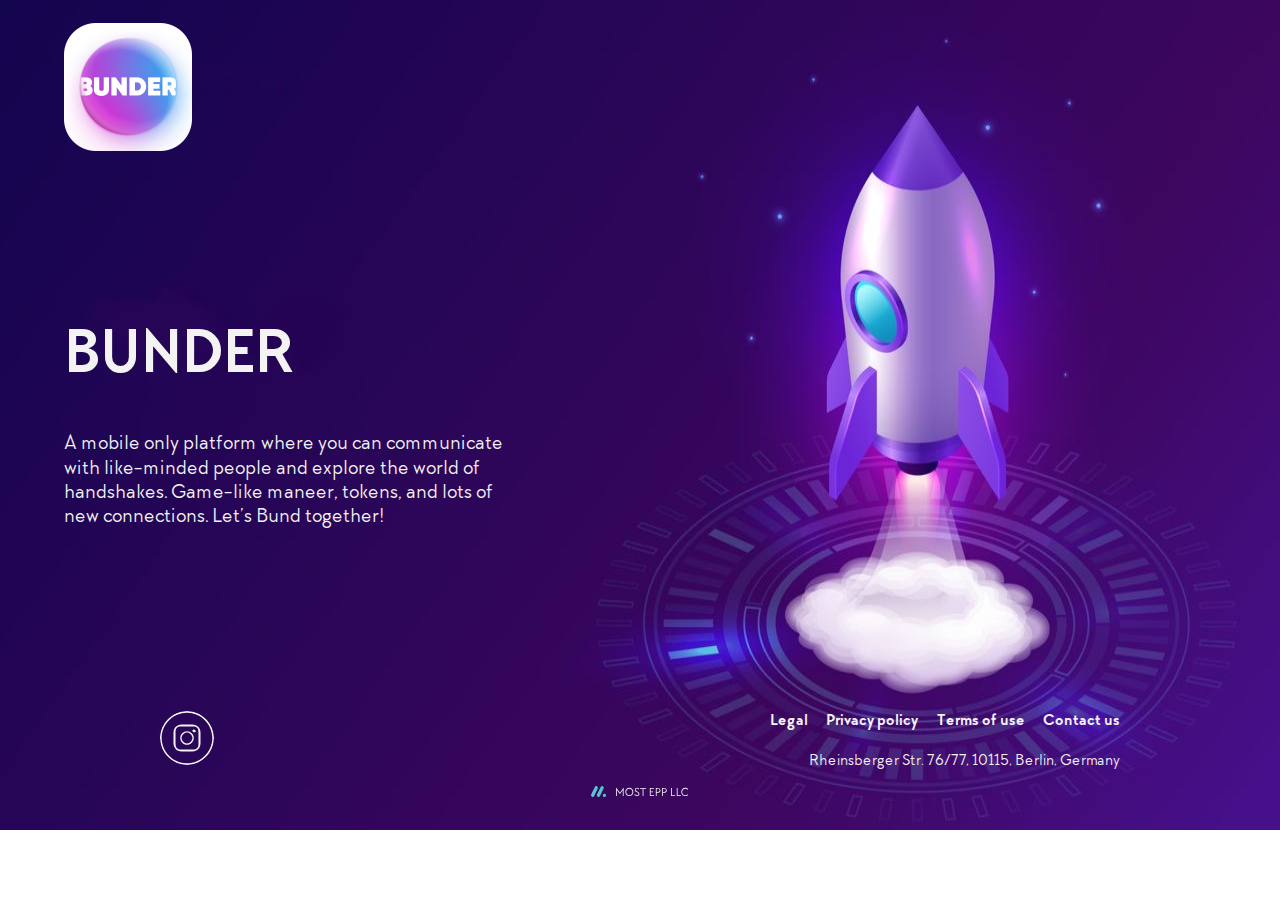
<file: index.html>
<!DOCTYPE html>
<html lang="en">

<head>
    <meta name="yandex-verification" content="451a93382a854dd3" />
    <meta charset="UTF-8">
    <meta name="viewport" content="width=device-width, initial-scale=1.0">
    <title>BUNDER</title>
    <link rel="stylesheet" href="style/css/style.css">
    <link rel="stylesheet" href="style/css/normalize.css">
    <link rel="stylesheet" href="fonts/stylesheet.css">
    <link rel="shortcut icon" type="image/jpg" href="img/header/bunder_logo.png" />
    <link
        href="https://fonts.googleapis.com/css2?family=Roboto:ital,wght@0,100;0,300;0,400;0,500;0,700;0,900;1,100;1,300;1,400;1,500;1,700;1,900&display=swap"
        rel="stylesheet">
    <script src="https://code.jquery.com/jquery-3.5.1.min.js"
        integrity="sha256-9/aliU8dGd2tb6OSsuzixeV4y/faTqgFtohetphbbj0=" crossorigin="anonymous"></script>
</head>

<body>

    <img src="img/image.png" alt="" class="hero__bg">
    <header class="header">

        <a href="index.html" class="main"><img class="header__logo" src="img/header/bunder_logo.png" alt=""></a>
    </header>

    <section class="hero">

        <h1 class="hero__title">BUNDER</h1>
        <p class="hero__about">
            A mobile only platform where you can
            communicate with like-minded people and explore the world of handshakes.
            Game-like maneer, tokens, and lots of new connections.

            Let’s Bund together!
        </p>
    </section>

    <footer class="footer">
        <div class="footer__container">
            <div class="footer__links">
                <a target="_blank" href="https://www.instagram.com/bunder.io/" class="footer__link"><img
                        src="img/footer/insta.svg" alt=""></a>
            </div>

            <div class="footer__position">
                <a href="legal.html" class="footer__about">Legal</a>
                <a href="privacy.html" class="footer__about">Privacy policy</a>
                <a href="term-of.html" class="footer__about">Terms of use</a>
                <a href="mailto:support@bunder.io" class="footer__about">Contact us</a>
            </div>

            <span class="footer__adress">Rheinsberger Str. 76/77, 10115, Berlin, Germany</span>

        </div>

        <img src="img/footer/most.svg" alt="" class="footer__logo">
    </footer>



    <script src='scripts/buttons.js'></script>
    <script src='scripts/slider.js'></script>
    <script src='scripts/menu.js'></script>
    <script src='scripts/links.js'></script>
    <script src='scripts/modal.js'></script>
    <script>

        $(document).ready(function () {
            $("#getInTouchForm").submit(function (e) {
                e.preventDefault();
                $.ajax({
                    type: "POST",
                    url: "mail.php",
                    data: $(this).serialize()
                }).done(function (event) {
                    console.log('success');
                });
                return false;
            });
        });
    </script>
</body>

</html>
</file>
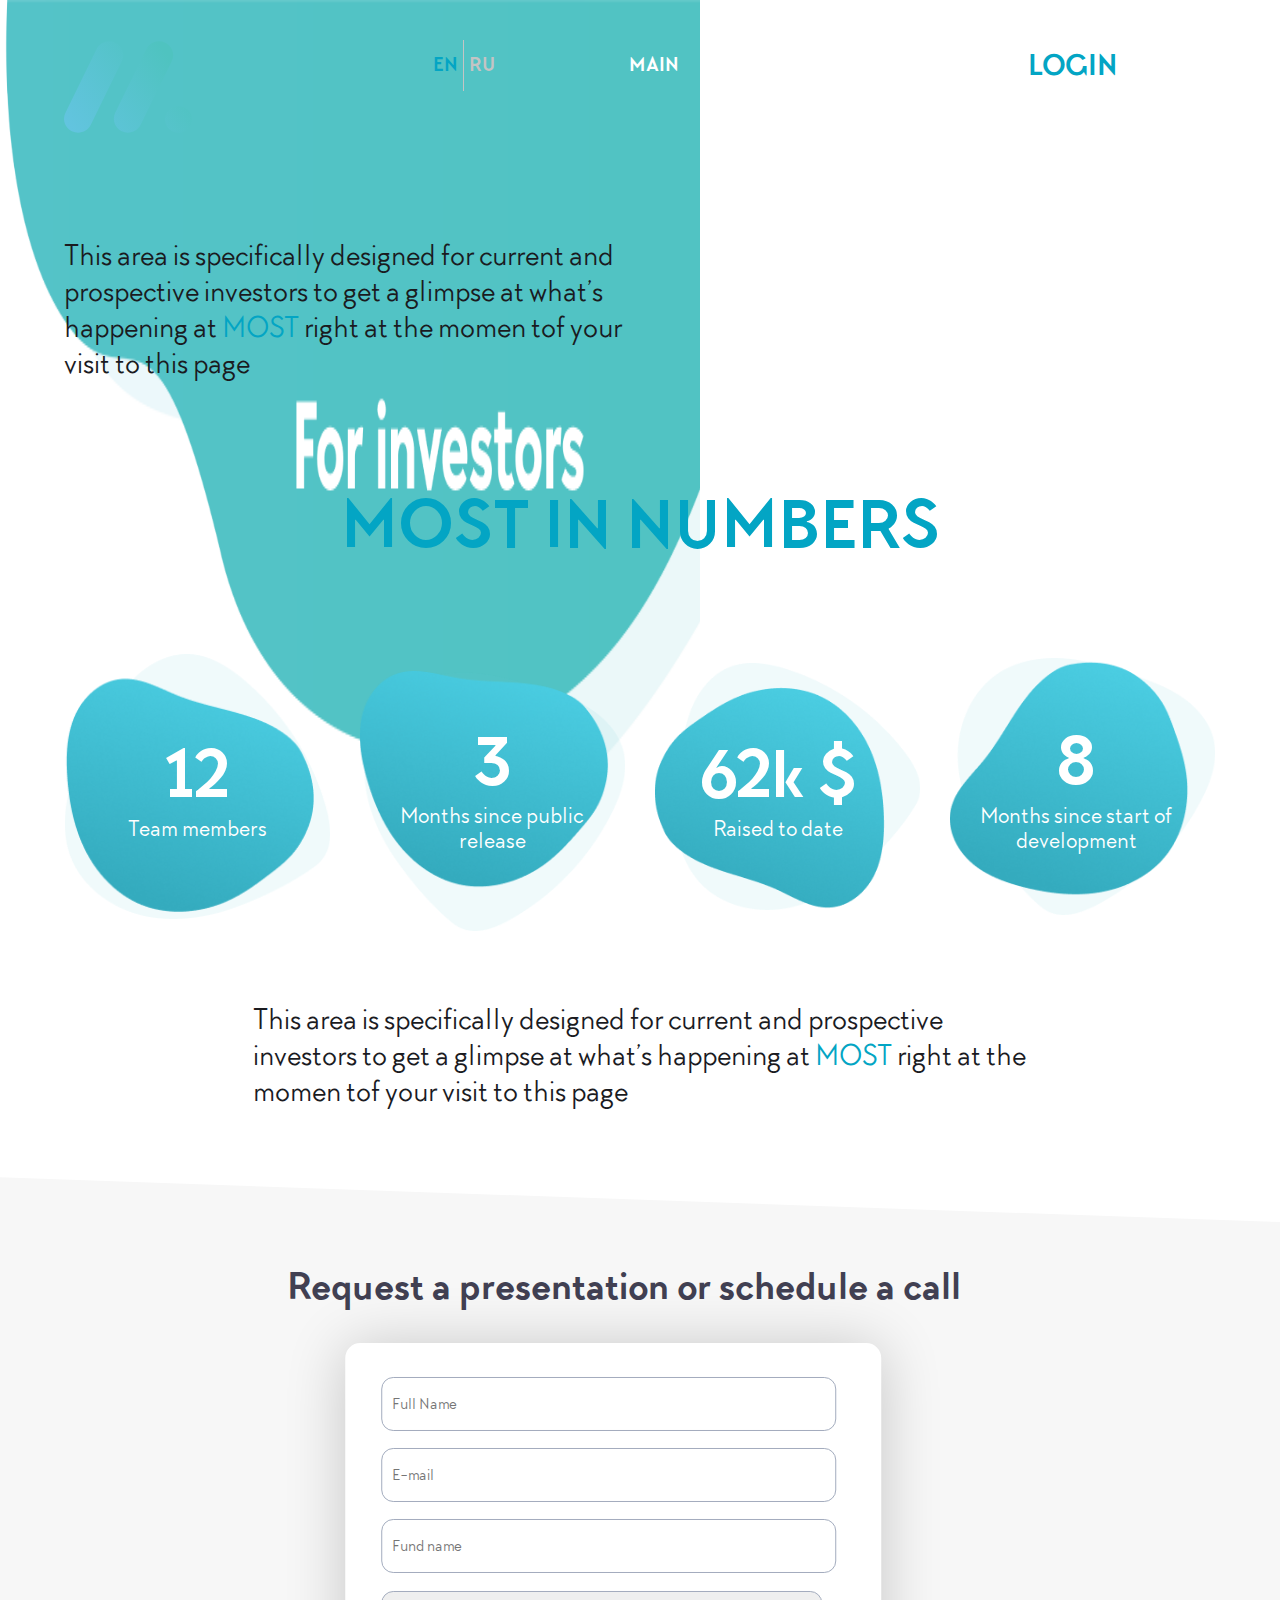
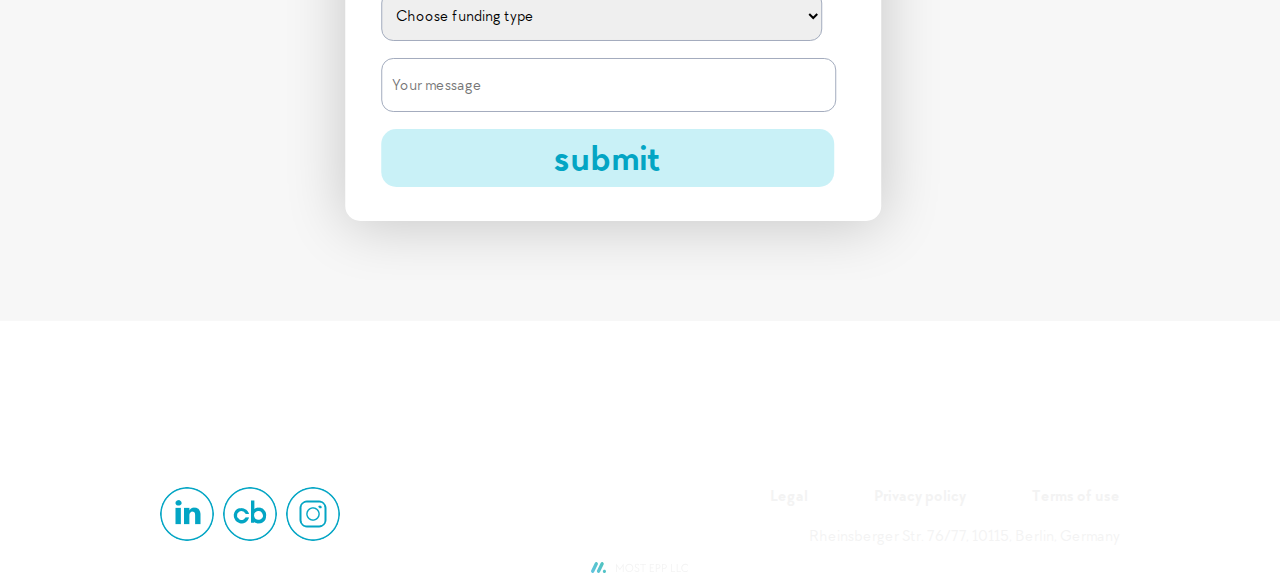
<file: investor-zone.html>
<!DOCTYPE html>
<html lang="en">
<head>
    <meta charset="UTF-8">
    <meta name="viewport" content="width=device-width, initial-scale=1.0">
    <title>Investor Zone</title>

    <link rel="stylesheet" href="style/css/style.css">
    <link rel="stylesheet" href="style/css/normalize.css">
    <link rel="stylesheet" href="fonts/stylesheet.css">
    <link href="https://fonts.googleapis.com/css2?family=Roboto:ital,wght@0,100;0,300;0,400;0,500;0,700;0,900;1,100;1,300;1,400;1,500;1,700;1,900&display=swap" rel="stylesheet">
    <script   src="https://code.jquery.com/jquery-3.5.1.min.js"   integrity="sha256-9/aliU8dGd2tb6OSsuzixeV4y/faTqgFtohetphbbj0="   crossorigin="anonymous"></script>
</head>
<body>

    <header class="header header-2">
        <a href="index.html" class="main"><img class="header__logo" src="img/header/most-logo.svg" alt=""></a>
        <div class="header__content header__content_investor">
            <div class="header__language">
                <a href="#" class="header__link header__lang header__lang_active">EN</a> <div class="header__line"></div> <a href="#" class="header__lang header__link">RU</a>
            </div>
            <a href="index.html" class="header__link">Main</a>
            <a href="team.html" class="header__link">Team</a>
            <a href="https://client.most-app.com/auth/login" class="header__link header__button">LOGIN</a>
        </div>
        <div class="header__burger">
            <img class="header__span header__long" src="img/header/long.svg" alt=""><img class="header__span header__shot" src="img/header/shot.svg" alt="">
        </div>
    </header>

    <section class="menu">

        <img class="menu__logo" src="img/header/most-logo.svg" alt="">

        <img src="img/menu/axe.svg" alt="" class="menu__close">

        <div class="header__language menu__languages">
            <a href="#" class="header__link header__lang header__lang_active">EN</a> <div class="header__line"></div> <a href="#" class="header__lang header__link">RU</a>
        </div>
        <div id='menu-container' class="menu__container">

            <a href="index.html" class="menu__link">Main</a>
            <a href="team.html" class="menu__link">Team</a>

            <a href="https://client.most-app.com/auth/login" class="header__link header__button menu__button">LOGIN</a>

        </div>

    </section>

    <section class="hero hero-2">

        <img src="img/hero-2/bg-mobile.png" class="hero__bg hero-2__bg hero-2__bg_mobile">

        <img src="img/hero-2/bg.png" alt="" class="hero__bg hero-2__bg hero-2__bg_desc">

        <span class="hero-2__label hero-2__label_mobile">For investors</span>
        
        <p class="hero__about hero-2__about">
            This area is specifically designed 
            for current and prospective investors to 
            get a glimpse at what’s happening at <span>MOST</span> 
            right at the momen tof your visit to this page
        </p>
    </section>

    <section class="reasons reasons-2"> 

        <h2 class="reasons-2__title reasons__title section__title">MOST IN NUMBERS</h2>
        <div class="reasons__container reasons-2__container">
            <div class="reasons-2__block reasons-2__block_1">
                <span class="reasons-2__mainlabel">12</span>
                <span class="reasons-2__label">Team members</span>

            </div>
            <div class="reasons-2__block reasons-2__block_2">
                <span class="reasons-2__mainlabel reasons-2__mainlabel_2">3</span>
                <span class="reasons-2__label">Months since public release</span>
            
            </div>
            <div class="reasons-2__block reasons-2__block_3">
                <span class="reasons-2__mainlabel">62k $</span>
                <span class="reasons-2__label">Raised to date</span>
            
            </div>
            <div class="reasons-2__block reasons-2__block_4">
                <span class="reasons-2__mainlabel">8</span>
                <span class="reasons-2__label">Months since start of development</span>
            </div>
        </div>

        <p class="reasons-2__paragraph">This area is 
            specifically designed for current and prospective 
            investors to get a glimpse at what’s happening at 
            <span>MOST</span> right at the momen tof your visit to this page</p>

    </section>

    <section class="distinguishes">
        <div class="distinguishes__container_global distinguishes-2__container_global">

            <h2 class="section__title distinguishes-2__title">Request a presentation or schedule a call</h2>

            <div class="form__container form-2__container">
                <form id="pres-form" class="form__form form-2__form" method="POST">
                    <input name="fullname" type="text" class="form-2__input form__input" placeholder="Full Name">
                    <input name="email" type="email" class="form-2__input form__input" placeholder="E-mail">
                    <input name="fundname" type="text" class="form-2__input form__input" placeholder="Fund name">
                    <select name="dropdown-select" class="form-2__input form__input" placeholder="Choose funding type">
                    	<option value="Not_Choosed">Choose funding type</option>
                    	<option value="Angel">Angel</option>
                    	<option value="Pre-seed">Pre-seed</option>
                    	<option value="Seed">Seed</option>
                    	<option value="Venture_Series_Unknown">Venture - Series Unknown</option>
                    	<option value="Series_A_and_Series_B">Series A and Series B</option>
                    	<option value="Series_C">Series C</option>
                    	<option value="Convertible_Note">Convertible Note</option>
                    	<option value="Private_Equity">Private Equity</option>
                    	<option value="Grant">Grant</option>
                    	<option value="Corporate_Round">Corporate Round</option>
                    </select>
                    <input name="msg" type="text" class="form-2__input form__input" placeholder="Your message">
                    <button type="submit" class="form__button form-2__button">submit</button>
                </form>
            </div>

            <div class="distinguishes-2__grey"></div>

        </div>
    </section>


    <footer class="footer footer-2">
        <div class="footer__container">
            <div class="footer__links">
                <a href="https://www.linkedin.com/company/11787095/admin/" class="footer__link"><img src="img/footer/linkedin.png" alt=""></a>
                <a href="https://www.crunchbase.com/organization/most-app" class="footer__link"><img src="img/footer/crunchbase.png" alt=""></a>
                <a href="https://instagram.com/most.epp?igshid=mrwabyyjugdi" class="footer__link"><img src="img/footer/insta.png" alt=""></a>
            </div>

            <div class="footer__position">
                <a href="legal.html" class="footer__about">Legal</a>
                <a href="privacy.html" class="footer__about">Privacy policy</a>
                <a href="term-of.html" class="footer__about">Terms of use</a>
            </div>

            <span class="footer__adress">Rheinsberger Str. 76/77, 10115, Berlin, Germany</span>

        </div>

        <img src="img/footer/most.svg" alt="" class="footer__logo">
    </footer>

    <script src='scripts/menu.js'></script>
    <script>
    	$(document).ready(function(){
			$("#pres-form").submit(function(e){
				e.preventDefault();
				$.ajax({
					type: "POST",
					url: "mail.php",
					data: $(this).serialize()
				}).done(function(event) {
					$("#pres-form").slideUp(500);
                    setTimeout(function(){
                        $("#pres-form").html('<h2 class="form__title section__title">Thank you! MOST team will respond with presentation shortly</h2>');
                        $("#pres-form").slideDown(400);
                    }, 500);
				});
				return false;
			});
		});

    </script>
</body>
</html>
</file>
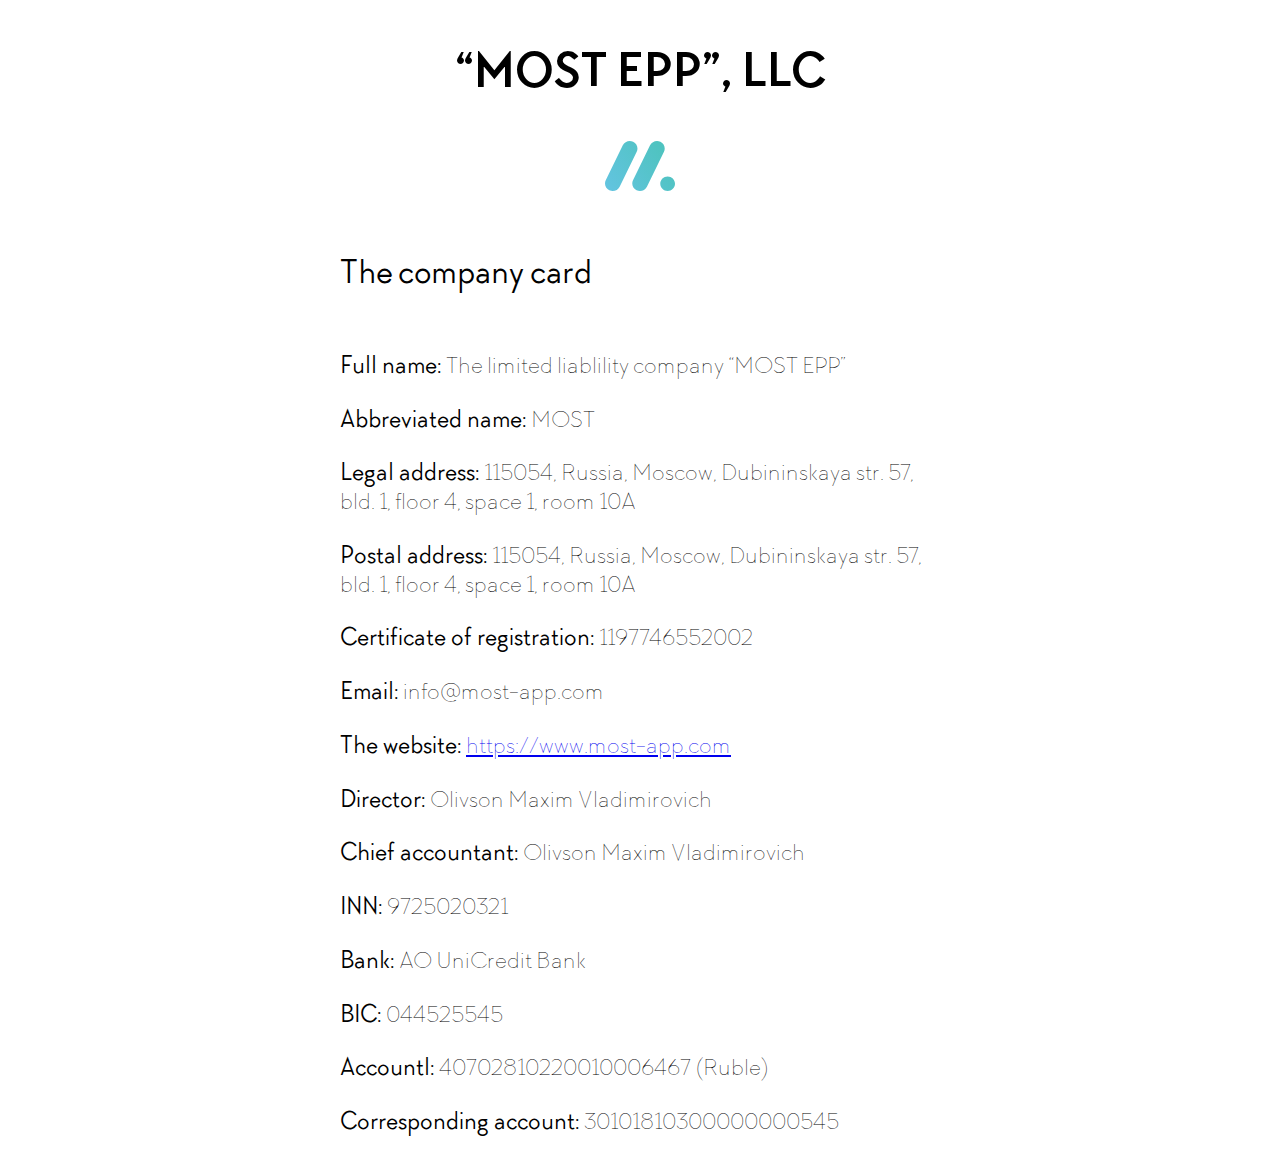
<file: legal.html>
<!DOCTYPE html>
<html lang="en">
<head>
    <meta charset="UTF-8">
    <meta name="viewport" content="width=device-width, initial-scale=1.0">
    <title>Legal</title>
    <link rel="stylesheet" href="style/css/style.css">
    <link rel="stylesheet" href="style/css/normalize.css">
    <link rel="stylesheet" href="fonts/stylesheet.css">
    <link href="https://fonts.googleapis.com/css2?family=Roboto:ital,wght@0,100;0,300;0,400;0,500;0,700;0,900;1,100;1,300;1,400;1,500;1,700;1,900&display=swap" rel="stylesheet">
</head>
<body>

    <div class="legal">

        <h2 class="legal__title">“MOST EPP”, LLC</h2>
        <img src="img/header/most-logo.svg" alt="" class="legal__logo">
    
        <h3 class="legal__card">The company card</h3>

        <p class="legal__line"><span class="legal__bold">Full name: </span> The limited liablility company “MOST EPP”</p>
        <p class="legal__line"><span class="legal__bold">Abbreviated name: </span> MOST</p>
        <p class="legal__line"><span class="legal__bold">Legal address: </span> 115054, Russia, Moscow, Dubininskaya str. 57, bld. 1, floor 4, space 1, room 10A</p>
        <p class="legal__line"><span class="legal__bold">Postal address: </span> 115054, Russia, Moscow, Dubininskaya str. 57, bld. 1, floor 4, space 1, room 10A</p>
        <p class="legal__line"><span class="legal__bold">Certificate of registration: </span> 1197746552002</p>
        <p class="legal__line"><span class="legal__bold">Email: </span> info@most-app.com</p>
        <p class="legal__line"><span class="legal__bold">The website: </span> <a href="index.html">https://www.most-app.com</a></p>

        <p class="legal__line"><span class="legal__bold">Director: </span> Olivson Maxim Vladimirovich</p>
        <p class="legal__line"><span class="legal__bold">Chief accountant: </span> Olivson Maxim Vladimirovich</p>
        <p class="legal__line"><span class="legal__bold">INN: </span> 9725020321</p>
        <p class="legal__line"><span class="legal__bold">Bank: </span> AO UniCredit Bank</p>
        <p class="legal__line"><span class="legal__bold">BIC: </span> 044525545</p>
        <p class="legal__line"><span class="legal__bold">Accountl: </span> 40702810220010006467 (Ruble)</p>
        <p class="legal__line"><span class="legal__bold">Corresponding account: </span> 30101810300000000545</p>


    </div>

    
</body>
</html>
</file>
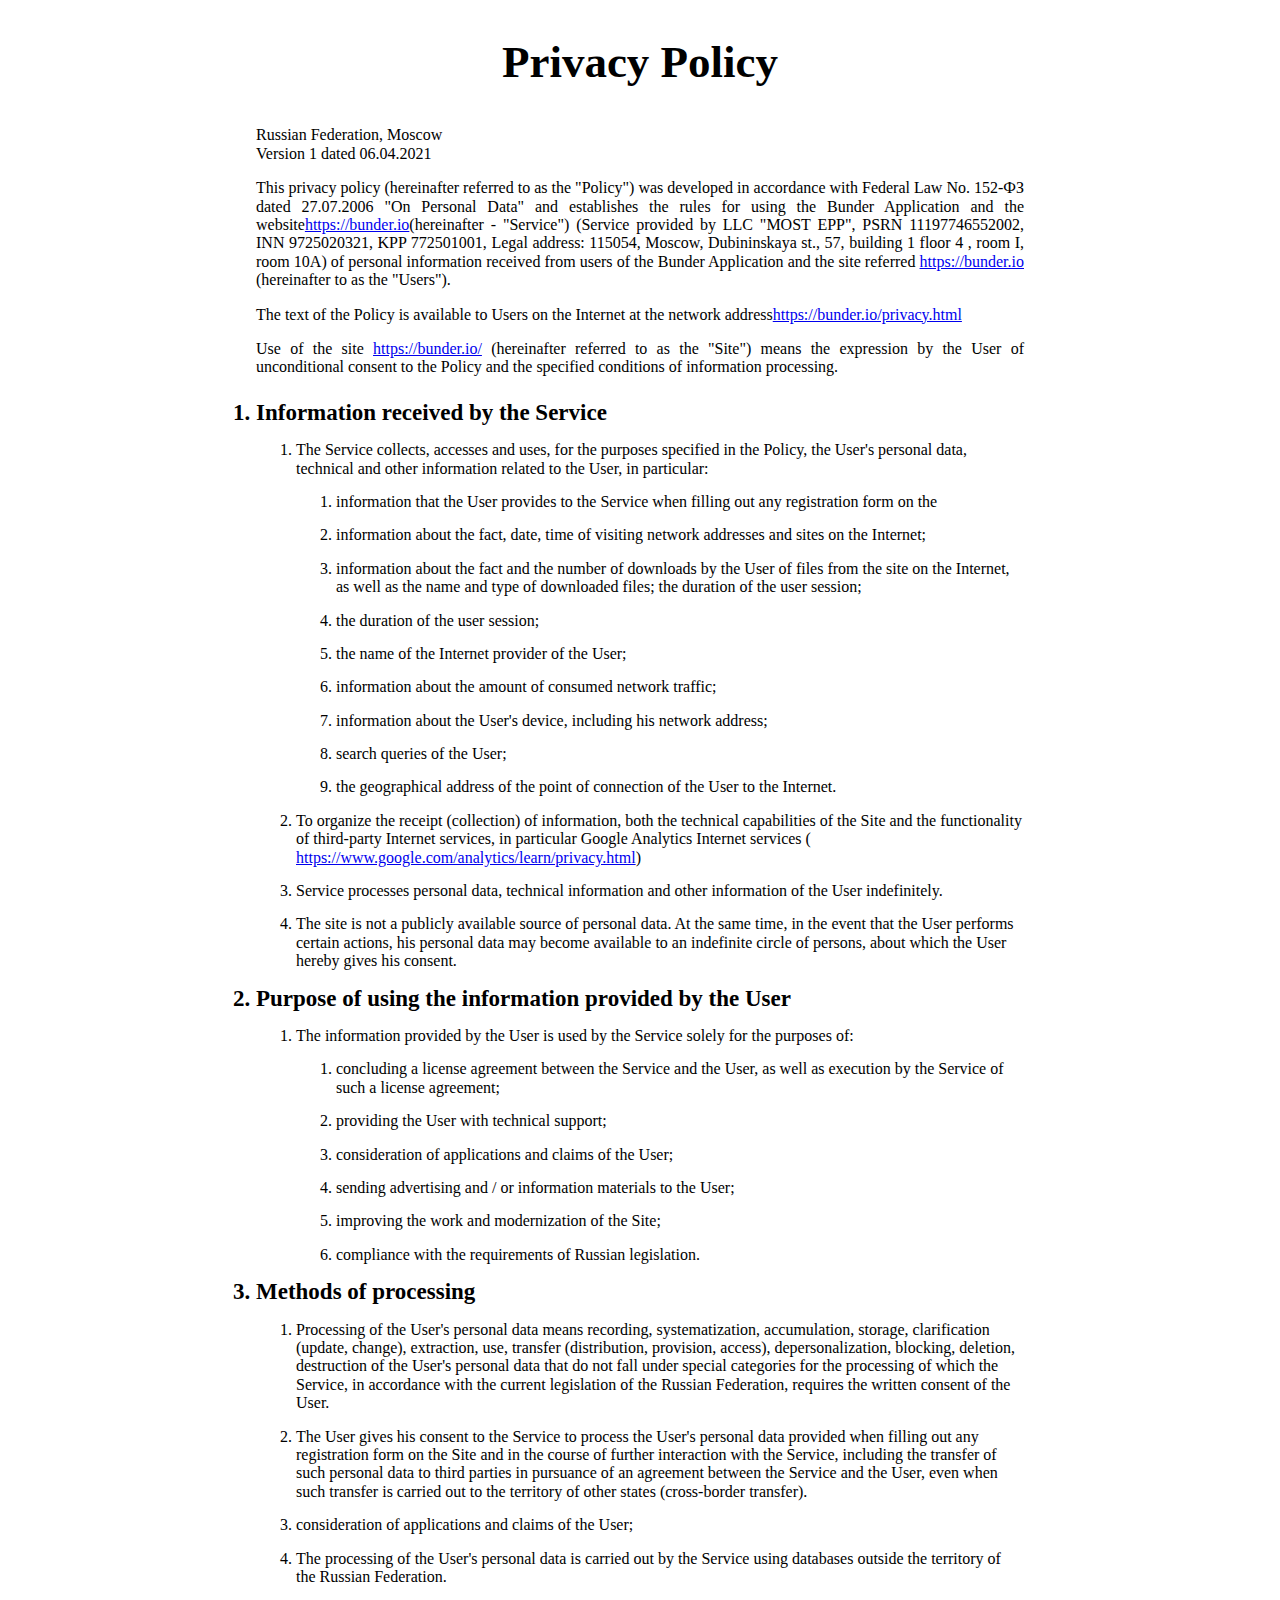
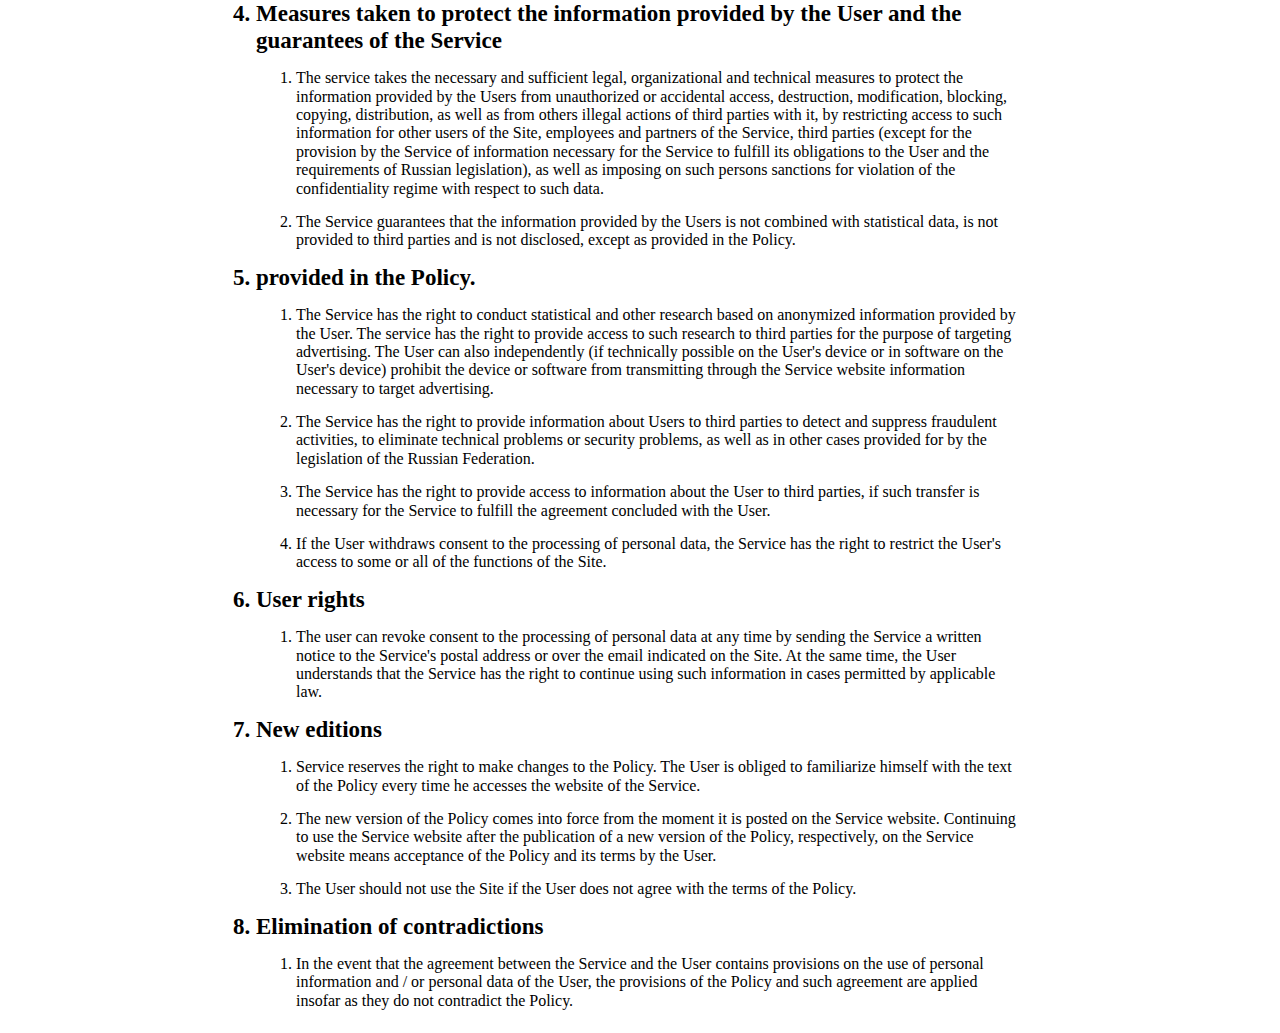
<file: privacy.html>
<!DOCTYPE html>
<html lang="en">

<head>
    <meta charset="UTF-8">
    <meta name="viewport" content="width=device-width, initial-scale=1.0">
    <title>Privicy Policy</title>
    <link rel="stylesheet" href="style/css/style.css">
    <link rel="stylesheet" href="style/css/normalize.css">
    <link rel="stylesheet" href="fonts/stylesheet.css">
    <link
        href="https://fonts.googleapis.com/css2?family=Roboto:ital,wght@0,100;0,300;0,400;0,500;0,700;0,900;1,100;1,300;1,400;1,500;1,700;1,900&display=swap"
        rel="stylesheet">
</head>

<body>


    <div class="privacy">
        <h2 class="privacy__title">Privacy Policy</h2>

        <p class="privacy__regular">Russian Federation, Moscow <br> Version 1 dated 06.04.2021 </p>
        <p class="privacy__regular">This privacy policy (hereinafter referred to as the "Policy") was developed in
            accordance with Federal Law No. 152-ФЗ dated 27.07.2006 "On Personal Data" and establishes the rules for
            using the Bunder Application and the website<a href="index.html">https://bunder.io</a>​(hereinafter -
            "Service") (Service provided by LLC "MOST EPP", PSRN 11197746552002, INN 9725020321, KPP 772501001, Legal
            address: 115054, Moscow, Dubininskaya st., 57, building 1 floor 4 , room I, room 10A) of personal
            information received from users of the Bunder Application and the site referred <a
                href="index.html">​https://bunder.io</a>​​(hereinafter to as the "Users").</p>
        <p class="privacy__regular">The text of the Policy is available to Users on the Internet at the network
            address<a href="privacy.html">​https://bunder.io/privacy.html</a>​​</p>
        <p class="privacy__regular">Use of the site <a href="index.html">​https://bunder.io/</a> (hereinafter referred
            to as the "Site") means the expression by the User of unconditional consent to the Policy and the specified
            conditions of information processing.
        </p>

        <ol class='privacy__list'>
            <li class='privacy__list_1'>Information received by the Service
            </li>
            <ol class='privacy__list_2'>
                <li>The Service collects, accesses and uses, for the purposes specified in the Policy, the User's
                    personal data, technical and other information related to the User, in particular:</li>

                <ol class='privacy__list_3'>
                    <li>information that the User provides to the Service when filling out any registration form on the
                    </li>
                    <li>information about the fact, date, time of visiting network addresses and sites on the Internet;
                    </li>
                    <li>information about the fact and the number of downloads by the User of files from the site on the
                        Internet, as well as the name and type of downloaded files;
                        the duration of the user session;
                    </li>
                    <li>the duration of the user session;</li>
                    <li>the name of the Internet provider of the User;</li>
                    <li>information about the amount of consumed network traffic;</li>
                    <li>information about the User's device, including his network address; </li>
                    <li>search queries of the User;
                    </li>
                    <li>the geographical address of the point of connection of the User to the Internet.</li>
                </ol>

                <li>To organize the receipt (collection) of information, both the technical capabilities of the Site and
                    the functionality of third-party Internet services, in particular Google Analytics Internet services
                    ( <a href="https://www.google.com/analytics /learn/privacy.html">
                        https://www.google.com/analytics/learn/privacy.html</a>)​
                </li>
                <li>Service processes personal data, technical information and other information of the User
                    indefinitely.
                </li>
                <li> The site is not a publicly available source of personal data. At the same time, in the event that
                    the User performs certain actions, his personal data may become available to an indefinite circle of
                    persons, about which the User hereby gives his consent.
                </li>
            </ol>

            <li>Purpose of using the information provided by the User
            </li>

            <ol class="privacy__list_2">
                <li>The information provided by the User is used by the Service solely for the purposes of:</li>

                <ol class="privacy__list_3">
                    <li>concluding a license agreement between the Service and the User, as well as execution by the
                        Service of such a license agreement;</li>
                    <li>providing the User with technical support; </li>
                    <li>consideration of applications and claims of the User;</li>
                    <li>sending advertising and / or information materials to the User;
                    </li>
                    <li>improving the work and modernization of the Site;</li>
                    <li>compliance with the requirements of Russian legislation.
                    </li>
                </ol>

            </ol>

            <li>Methods of processing </li>

            <ol class="privacy__list_2">
                <li>Processing of the User's personal data means recording, systematization, accumulation, storage,
                    clarification (update, change), extraction, use, transfer (distribution, provision, access),
                    depersonalization, blocking, deletion, destruction of the User's personal data that do not fall
                    under special categories for the processing of which the Service, in accordance with the current
                    legislation of the Russian Federation, requires the written consent of the User.

                </li>
                <li>The User gives his consent to the Service to process the User's personal data provided when filling
                    out any registration form on the Site and in the course of further interaction with the Service,
                    including the transfer of such personal data to third parties in pursuance of an agreement between
                    the Service and the User, even when such transfer is carried out to the territory of other states
                    (cross-border transfer).
                </li>
                <li>consideration of applications and claims of the User;
                </li>
                <li>The processing of the User's personal data is carried out by the Service using databases outside the
                    territory of the Russian Federation.
                </li>
            </ol>

            <li>Measures taken to protect the information provided by the User and the guarantees of the Service
            </li>

            <ol class="privacy__list_2">
                <li>The service takes the necessary and sufficient legal, organizational and technical measures to
                    protect the information provided by the Users from unauthorized or accidental access, destruction,
                    modification, blocking, copying, distribution, as well as from others illegal actions of third
                    parties with it, by restricting access to such information for other users of the Site, employees
                    and partners of the Service, third parties (except for the provision by the Service of information
                    necessary for the Service to fulfill its obligations to the User and the requirements of Russian
                    legislation), as well as imposing on such persons sanctions for violation of the confidentiality
                    regime with respect to such data.
                </li>
                <li>The Service guarantees that the information provided by the Users is not combined with statistical
                    data, is not provided to third parties and is not disclosed, except as provided in the Policy.</li>
            </ol>

            <li> provided in the Policy. </li>

            <ol class="privacy__list_2">
                <li>The Service has the right to conduct statistical and other research based on anonymized information
                    provided by the User. The service has the right to provide access to such research to third parties
                    for the purpose of targeting advertising. The User can also independently (if technically possible
                    on the User's device or in software on the User's device) prohibit the device or software from
                    transmitting through the Service website information necessary to target advertising.</li>
                <li>The Service has the right to provide information about Users to third parties to detect and suppress
                    fraudulent activities, to eliminate technical problems or security problems, as well as in other
                    cases provided for by the legislation of the Russian Federation.
                </li>
                <li>The Service has the right to provide access to information about the User to third parties, if such
                    transfer is necessary for the Service to fulfill the agreement concluded with the User.
                </li>
                <li>If the User withdraws consent to the processing of personal data, the Service has the right to
                    restrict the User's access to some or all of the functions of the Site.
                </li>
            </ol>

            <li>User rights </li>

            <ol class="privacy__list_2">
                <li>The user can revoke consent to the processing of personal data at any time by sending the Service a
                    written notice to the Service's postal address or over the email indicated on the Site. At the same
                    time, the User understands that the Service has the right to continue using such information in
                    cases permitted by applicable law.</li>
            </ol>

            <li>New editions </li>
            <ol class="privacy__list_2">
                <li>Service reserves the right to make changes to the Policy. The User is obliged to familiarize himself
                    with the text of the Policy every time he accesses the website of the Service.
                </li>
                <li>The new version of the Policy comes into force from the moment it is posted on the Service website.
                    Continuing to use the Service website after the publication of a new version of the Policy,
                    respectively, on the Service website means acceptance of the Policy and its terms by the User.
                </li>
                <li>The User should not use the Site if the User does not agree with the terms of the Policy.
                </li>
            </ol>

            <li>Elimination of contradictions</li>
            <ol class="privacy__list_2">
                <li>In the event that the agreement between the Service and the User contains provisions on the use of
                    personal information and / or personal data of the User, the provisions of the Policy and such
                    agreement are applied insofar as they do not contradict the Policy.
                </li>
            </ol>
        </ol>
    </div>
</body>

</html>
</file>
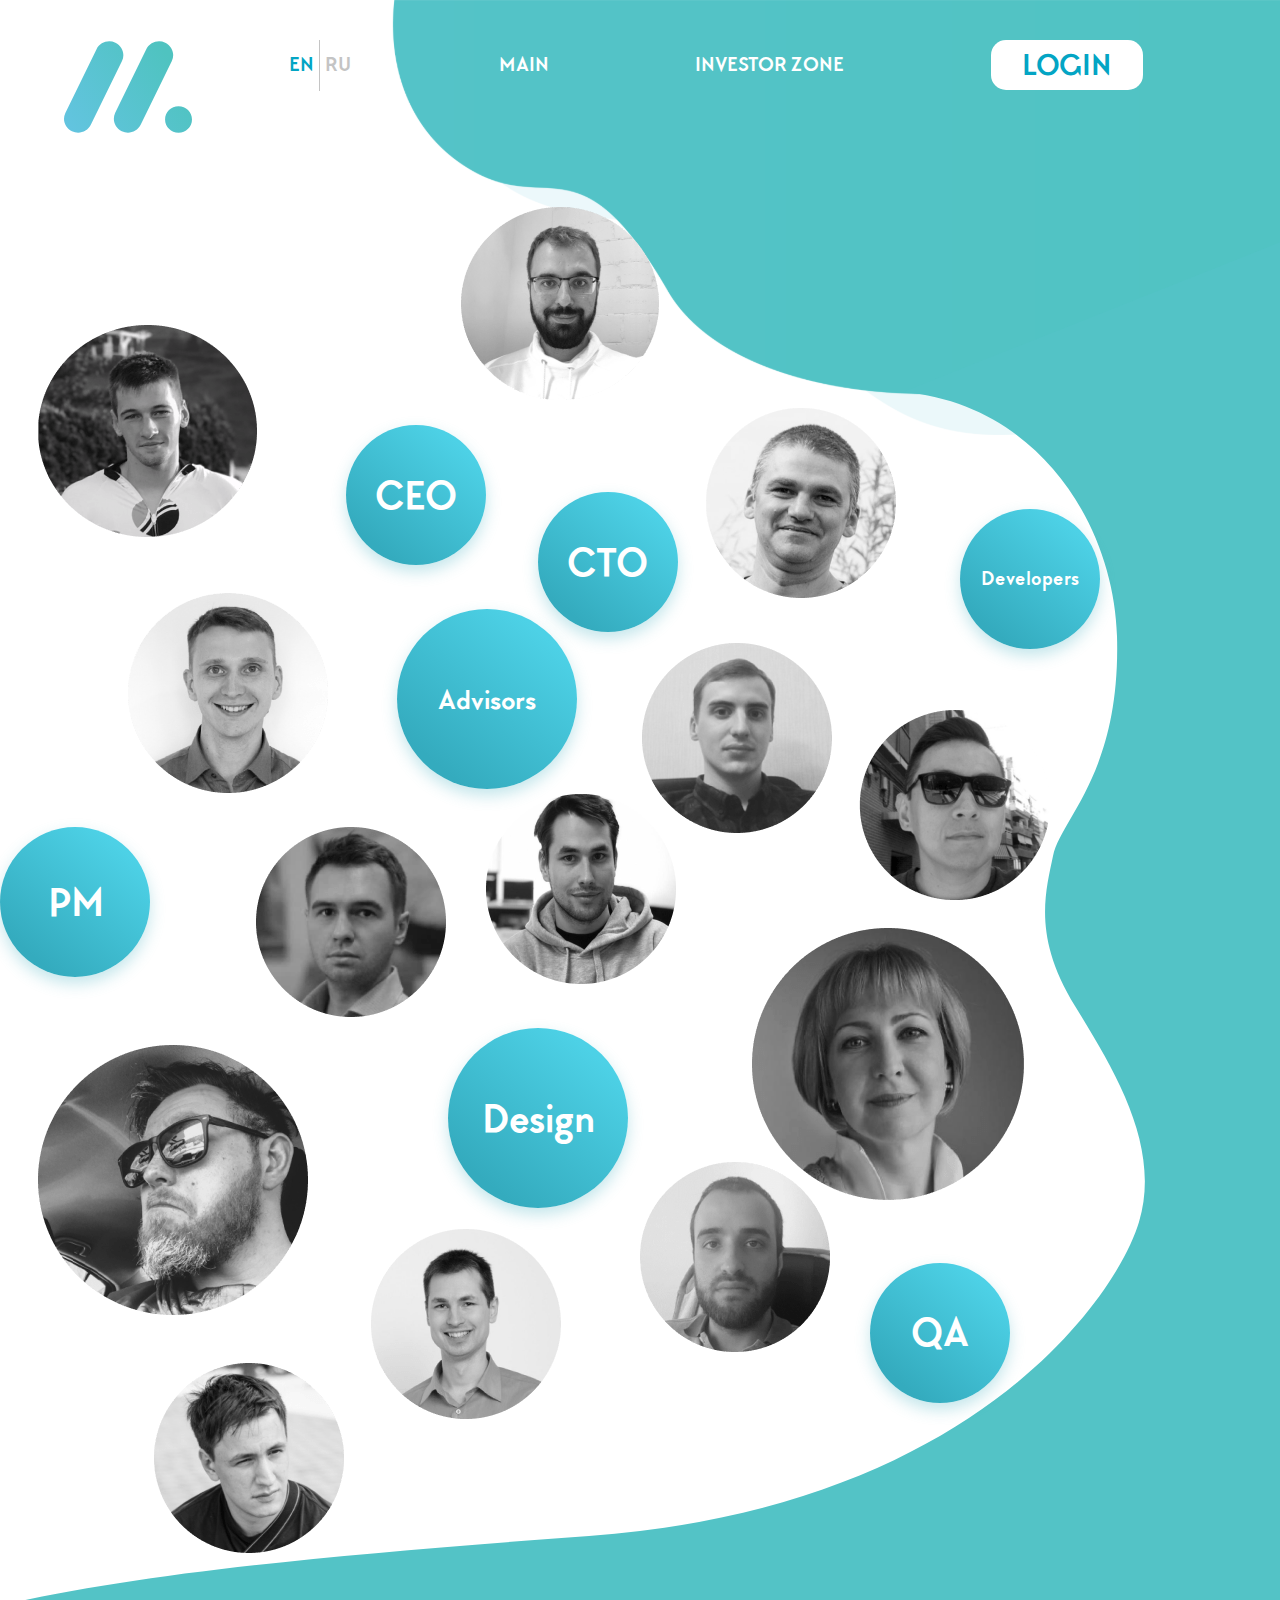
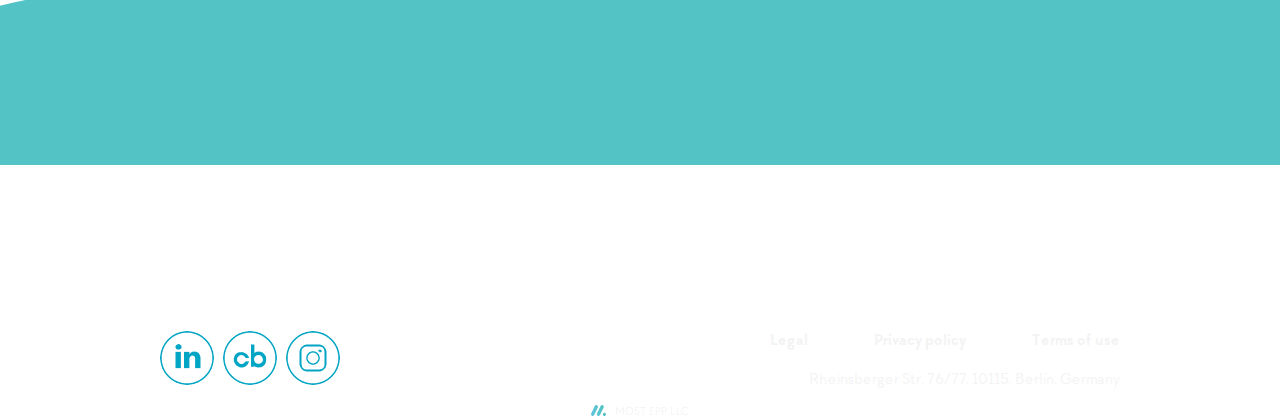
<file: team.html>
<!DOCTYPE html>
<html lang="en">
<head>
    <meta charset="UTF-8">
    <meta name="viewport" content="width=device-width, initial-scale=1.0">
    <title>MOST</title>
    <link rel="stylesheet" href="style/css/style.css">
    <link rel="stylesheet" href="style/css/normalize.css">
    <link rel="stylesheet" href="fonts/stylesheet.css">
    <link href="https://fonts.googleapis.com/css2?family=Roboto:ital,wght@0,100;0,300;0,400;0,500;0,700;0,900;1,100;1,300;1,400;1,500;1,700;1,900&display=swap" rel="stylesheet">
    <script   src="https://code.jquery.com/jquery-3.5.1.min.js"   integrity="sha256-9/aliU8dGd2tb6OSsuzixeV4y/faTqgFtohetphbbj0="   crossorigin="anonymous"></script>
</head>

<body>

    <header class="header">
        <a href="index.html" class="main"><img class="header__logo" src="img/header/most-logo.svg" alt=""></a>
        <div class="header__content header__content_team">
            <div class="header__language">
                <a href="#" class="header__link header__lang header__lang_active">EN</a> <div class="header__line"></div> <a href="#" class="header__lang header__link">RU</a>
            </div>
            <a href="index.html" class="header__link">Main</a>
            <a href="investor-zone.html" class="header__link">Investor Zone</a>
            <a href="https://client.most-app.com/auth/login" class="header__link header__button">LOGIN</a>
        </div>
        <div class="header__burger">
            <img class="header__span header__long" src="img/header/long.svg" alt=""><img class="header__span header__shot" src="img/header/shot.svg" alt="">
        </div>
    </header>

    <section class="menu">

        <img class="menu__logo" src="img/header/most-logo.svg" alt="">

        <img src="img/menu/axe.svg" alt="" class="menu__close">

        <div class="header__language menu__languages">
            <a href="#" class="header__link header__lang header__lang_active">EN</a> <div class="header__line"></div> <a href="#" class="header__lang header__link">RU</a>
        </div>
        <div id='menu-container' class="menu__container">

            <a href="index.html" class="menu__link">Main</a>
            <a href="investor-zone.html" class="menu__link">Investor Zone</a>

            <a href="https://client.most-app.com/auth/login" class="header__link header__button menu__button">LOGIN</a>

        </div>

    </section>
    
    <img src="img/team/top.svg" alt="" class="team__top">
    <img src="img/team/top-mobile.png" alt="" class="team__top_mobile">
    <div class="team">

        <img src="img/team/bottom.svg" alt="" class="team__bottom">
        <img src="img/team/bottom-mobile.png" alt="" class="team__bottom_mobile">

        <img src="img/team/1.png" alt="" class="team__photo team__photo_1">
        <img src="img/team/2.png" alt="" class="team__photo team__photo_2">
        <img src="img/team/3.png" alt="" class="team__photo team__photo_3">
        <img src="img/team/4.png" alt="" class="team__photo team__photo_4">
        <img src="img/team/5.png" alt="" class="team__photo team__photo_5">
        <img src="img/team/6.png" alt="" class="team__photo team__photo_6">
        <img src="img/team/7.png" alt="" class="team__photo team__photo_7">
        <img src="img/team/8.png" alt="" class="team__photo team__photo_8">
        <img src="img/team/9.png" alt="" class="team__photo team__photo_9">
        <img src="img/team/10.png" alt="" class="team__photo team__photo_10">
        <img src="img/team/11.png" alt="" class="team__photo team__photo_11">
        <img src="img/team/12.png" alt="" class="team__photo team__photo_12">
        <img src="img/team/13.png" alt="" class="team__photo team__photo_13">


        <div class="blue_team blue_ceo">CEO</div>
        <div class="blue_team blue_cto">CTO</div>
        <div class="blue_team blue_advisors">Advisors</div>
        <div class="blue_team blue_developers">Developers</div>
        <div class="blue_team blue_pm">PM</div>
        <div class="blue_team blue_design">Design</div>
        <div class="blue_team blue_qa">QA</div>



    </div>

    <footer class="footer footer-2">
        <div class="footer__container">
            <div class="footer__links">
                <a href="https://www.linkedin.com/company/11787095/admin/" class="footer__link"><img src="img/footer/linkedin.png" alt=""></a>
                <a href="https://www.crunchbase.com/organization/most-app" class="footer__link"><img src="img/footer/crunchbase.png" alt=""></a>
                <a href="https://instagram.com/most.epp?igshid=mrwabyyjugdi" class="footer__link"><img src="img/footer/insta.png" alt=""></a>
            </div>

            <div class="footer__position">
                <a href="legal.html" class="footer__about">Legal</a>
                <a href="privacy.html" class="footer__about">Privacy policy</a>
                <a href="term-of.html" class="footer__about">Terms of use</a>
            </div>

            <span class="footer__adress">Rheinsberger Str. 76/77, 10115, Berlin, Germany</span>

        </div>

        <img src="img/footer/most.svg" alt="" class="footer__logo">
    </footer>

    <script src='scripts/menu.js'></script>
    <script src='scripts/team.js'></script>

</body>

</html>
</file>
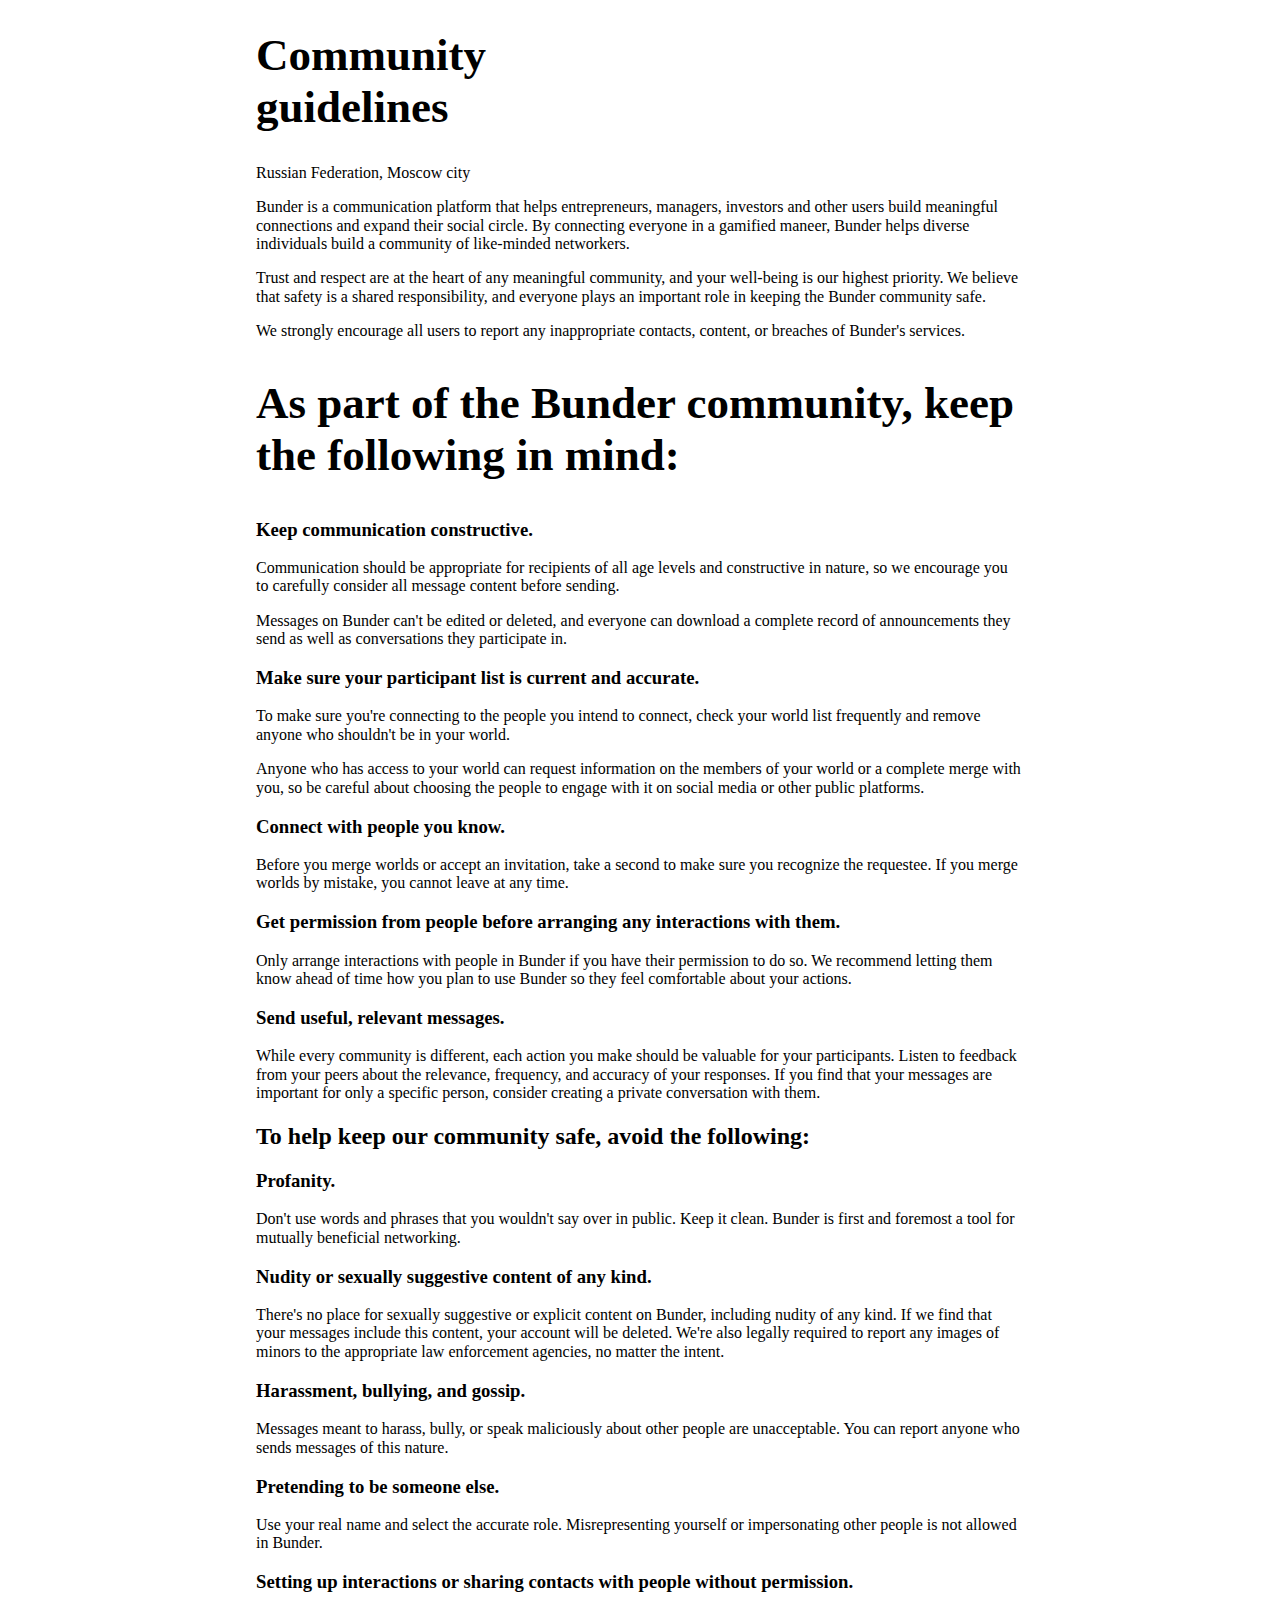
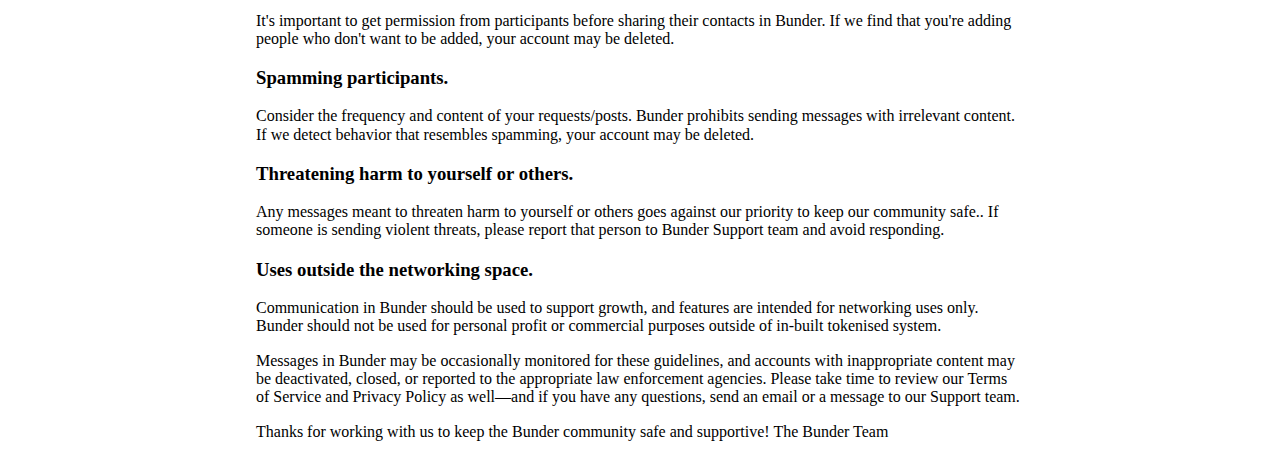
<file: term-of.html>
<!DOCTYPE html>
<html lang="en">

<head>
    <meta charset="UTF-8">
    <meta name="viewport" content="width=device-width, initial-scale=1.0">
    <title>Privicy Policy</title>
    <link rel="stylesheet" href="style/css/style.css">
    <link rel="stylesheet" href="style/css/normalize.css">
    <link rel="stylesheet" href="fonts/stylesheet.css">
    <link
        href="https://fonts.googleapis.com/css2?family=Roboto:ital,wght@0,100;0,300;0,400;0,500;0,700;0,900;1,100;1,300;1,400;1,500;1,700;1,900&display=swap"
        rel="stylesheet">
</head>

<body>

    <div class="term">

        <h1 class="term__title">Community <br> guidelines</h1>

        <p class="term__regular">Russian Federation, Moscow city</p>
        <p class="term_regular">Bunder is a communication platform that helps entrepreneurs, managers, investors and
            other users build meaningful connections and expand their social circle. By connecting everyone in a
            gamified maneer, Bunder helps diverse individuals build a community of like-minded networkers.
        </p>
        <p class="term_regular">
            Trust and respect are at the heart of any meaningful community, and your well-being is our highest priority.
            We believe that safety is a shared responsibility, and everyone plays an important role in keeping the
            Bunder community safe.
        </p>
        <p class="term_regular">
            We strongly encourage all users to report any inappropriate contacts, content, or breaches of Bunder's
            services.
        </p>
        <h2 class="term__title">As part of the Bunder community, keep the following in mind:
        </h2>
        <h3 class="term_title">
            Keep communication constructive.
        </h3>
        <p class="term_regular">Communication should be appropriate for recipients of all age levels and constructive in
            nature, so we encourage you to carefully consider all message content before sending.
        </p>
        <p class="term_regular">Messages on Bunder can't be edited or deleted, and everyone can download a complete
            record of announcements they send as well as conversations they participate in.
        </p>
        <h3 class="term_title">
            Make sure your participant list is current and accurate.
        </h3>
        <p class="term_regular">To make sure you're connecting to the people you intend to connect, check your world
            list frequently and remove anyone who shouldn't be in your world. </p>
        <p class="term_regular">Anyone who has access to your world can request information on the members of your world
            or a complete merge with you, so be careful about choosing the people to engage with it on social media or
            other public platforms.
        </p>
        <h3 class="term_title">Connect with people you know.
        </h3>
        <p class="term_regular">Before you merge worlds or accept an invitation, take a second to make sure you
            recognize the requestee. If you merge worlds by mistake, you cannot leave at any time.
        </p>
        <h3 class="term_title">Get permission from people before arranging any interactions with them.
        </h3>
        <p class="term_regular">Only arrange interactions with people in Bunder if you have their permission to do so.
            We recommend letting them know ahead of time how you plan to use Bunder so they feel comfortable about your
            actions.</p>
        <h3 class="term_title">Send useful, relevant messages. </h3>
        <p class="term_regular">While every community is different, each action you make should be valuable for your
            participants. Listen to
            feedback from your peers about the relevance, frequency, and accuracy of your responses. If you find that
            your messages are important for only a specific person, consider creating a private conversation with them.
        </p>
        <h2 class="term_title">To help keep our community safe, avoid the following:</h2>
        <h3 class="term_title">Profanity. </h3>
        <p class="term_regular">Don't use words and phrases that you wouldn't say over in public. Keep it clean. Bunder
            is first and foremost a tool for mutually beneficial networking.
        </p>
        <h3 class="term_title">Nudity or sexually suggestive content of any kind.</h3>
        <p class="term_regular">There's no place for sexually suggestive or explicit content on Bunder, including nudity
            of any kind. If we
            find that your messages include this content, your account will be deleted. We're also legally required to
            report any images of minors to the appropriate law enforcement agencies, no matter the intent.</p>
        <h3 class="term_title">Harassment, bullying, and gossip.</h3>
        <p class="term_regular">Messages meant to harass, bully, or speak maliciously about other people are
            unacceptable. You can report anyone who sends messages of this nature.</p>
        <h3 clas="term_title">Pretending to be someone else. </h3>
        <p class="term_regular">Use your real name and select the accurate role. Misrepresenting yourself or
            impersonating other people is not allowed in Bunder.
        </p>
        <h3 class="term_title">Setting up interactions or sharing contacts with people without permission.</h3>
        <p class="term_regular">It's important to get permission from participants before sharing their contacts in
            Bunder. If we find that you're adding people who don't want to be added, your account may be deleted. </p>
        <h3 class="term_title">Spamming participants. </h3>
        <p class="term_regular">
            Consider the frequency and content of your requests/posts. Bunder prohibits sending messages with irrelevant
            content. If we detect behavior that resembles spamming, your account may be deleted.
        </p>
        <h3 class="term_title">Threatening harm to yourself or others.
        </h3>
        <p class="term_regular">Any messages meant to threaten harm to yourself or others goes against our priority to
            keep our community safe.. If someone is sending violent threats, please report that person to Bunder Support
            team and avoid responding.
        </p>
        <h3 class="term_title">Uses outside the networking space. </h3>
        <p class="term_regular">Communication in Bunder should be used to support growth, and features are intended for
            networking uses only.
            Bunder should not be used for personal profit or commercial purposes outside of in-built tokenised system.
        </p>
        <p class="term_regular">Messages in Bunder may be occasionally monitored for these guidelines, and accounts with
            inappropriate
            content may be deactivated, closed, or reported to the appropriate law enforcement agencies. Please take
            time to review our Terms of Service and Privacy Policy as well—and if you have any questions, send an email
            or a message to our Support team.</p>
        <p class="term_regular">Thanks for working with us to keep the Bunder community safe and supportive!
            The Bunder Team
        </p>
    </div>



</body>

</html>
</file>
<file: style/css/style.css>
@media (min-width: 1600px) {
  .section__title {
    font-size: 50px !important;
  }
  .slider__label {
    font-size: 27px !important;
    width: 275px !important;
  }
  .slider__paragraph {
    font-size: 22px !important;
  }
  .features__performance {
    font-size: 26px !important;
  }
  .features_web {
    width: 660px !important;
  }
}

.icon_active {
  opacity: 1;
  transition: opacity .3s ease;
}

.icon_passive {
  opacity: .3;
  transition: opacity .3s ease;
}

img {
  image-rendering: optimizeSpeed;
}

.section__title {
  font-family: TT Chocolates;
  font-style: normal;
  font-weight: bold;
  font-size: 40px;
  line-height: 48px;
  color: #414052;
  text-align: center;
}

.features {
  width: 526px;
  height: 44px;
  background: #F3F3F3;
  box-shadow: 0px 4px 10px rgba(0, 0, 0, 0.2);
  border-radius: 15px;
  margin: auto;
  display: flex;
  flex-direction: row;
  align-items: center;
  padding-left: 7px;
  padding-right: 7px;
  margin-bottom: 56px;
  transition: .5s ease-in-out;
  transition-property: color,background-color,border-color,box-shadow;
  position: relative;
}

.features_active {
  color: #03A5C4 !important;
  animation-duration: 1s;
  animation: 1s;
  transition: .5s ease-in-out;
  transition-property: color,background-color,border-color,box-shadow;
}

.features__performance {
  font-family: TT Chocolates;
  font-style: normal;
  font-weight: 600;
  font-size: 22px;
  line-height: 30px;
  padding: 3px 14px;
  width: 250px;
  max-height: 36px;
  display: block;
  text-align: center;
  color: #9F9F9F;
  cursor: pointer;
  width: 50%;
  animation-duration: 1s;
  animation: 1s;
}

.blue {
  background: rgba(3, 165, 196, 0.3);
  border-radius: 15px;
  width: 50%;
  height: 88%;
  top: 7%;
  position: absolute;
  left: 1%;
  transition: 1s ease;
}

#blue-for {
  width: 30%;
}

.width-38 {
  width: 38% !important;
}

.width-27 {
  width: 27% !important;
}

.left-mobile {
  left: 49%;
}

.left-for-32 {
  left: 32%;
}

.left-for-72 {
  left: 72%;
}

.right-price-50 {
  right: 50% !important;
}

.left-price-35 {
  left: 35% !important;
}

.left-price-68 {
  left: 68% !important;
}

.left-comments-200 {
  left: 200px !important;
}

.left-comments-350 {
  left: 350px !important;
}

.left-comments-450 {
  left: 450px !important;
}

.slider__try {
  cursor: pointer;
  z-index: 3;
}

@media (max-width: 992px) {
  .features {
    height: 88px;
    flex-direction: column;
    width: 290px;
  }
  .features__performance {
    width: 100%;
    padding: 6px 14px;
  }
  .blue {
    height: 50%;
    width: 100%;
    top: 0;
  }
  .left-mobile {
    top: 49%;
    left: 0;
  }
}

@media (max-width: 1250px) {
  .slider__container {
    height: 620px;
  }
  .slider__block {
    width: 48%;
  }
  .slider__paragraph {
    width: 255px;
  }
  .slider__img {
    width: 500px;
    height: 510px;
    display: block;
  }
}

@media (max-width: 1100px) {
  .slider__container {
    height: 620px;
  }
  .slider__block {
    width: 48%;
  }
  .slider__paragraph {
    width: 210px;
    font-size: 14px;
  }
  .slider__img {
    width: 500px;
    height: 510px;
    display: block;
  }
  .slider__try {
    width: 240px;
    height: 45px;
    font-size: 33px;
  }
  .left-comments-200 {
    left: 35% !important;
  }
  .left-comments-350 {
    left: 60% !important;
  }
  .left-comments-450 {
    left: 82% !important;
  }
}

@media (max-width: 992px) {
  .slider {
    min-height: 990px !important;
  }
}

@media (max-width: 576px) {
  .slider {
    min-height: 780px !important;
  }
  .slider__container {
    margin-top: 50px !important;
  }
  .features {
    margin-bottom: 0;
  }
  .section__title {
    font-size: 26px;
  }
}

@media (min-width: 1900px) {
  .header__content {
    width: 875px !important;
  }
}

.header {
  padding-top: 40px;
  width: 90%;
  margin: auto;
  height: 50px;
  display: flex;
  justify-content: space-between;
  align-items: center;
}

.header__content {
  display: flex;
  width: 900px;
  justify-content: space-around;
  align-items: center;
}

.header__language {
  display: flex;
  align-items: center;
}

.header__line {
  width: 1px;
  height: 51px;
  background: #C4C4C4;
  margin-left: 5px;
  margin-right: 5px;
}

.header__link {
  font-weight: 600;
  font-size: 20px;
  line-height: 24px;
  color: #FFFFFF;
  text-decoration: none;
  text-transform: uppercase;
  font-family: TT Chocolates;
}

.header__lang {
  color: #C4C4C4;
}

.header__lang_active {
  color: #03A5C4;
}

.header__button {
  font-family: TT Chocolates;
  width: 152px;
  height: 50px;
  background: linear-gradient(90deg, #FFFFFF 0%, #FFFFFF 52.76%, #FFFFFF 94.29%);
  border-radius: 15px;
  color: #03A5C4;
  font-size: 30px;
  font-style: normal;
  font-weight: 600;
  display: flex;
  align-items: center;
  justify-content: center;
}

.header__logo {
  margin-top: 3em;
  width: 128px;
  height: 128px;
  cursor: pointer;
}

#header-container {
  width: 42%;
  display: flex;
  justify-content: inherit;
}

@media (max-width: 1200px) {
  .header__content {
    width: 800px;
  }
}

@media (min-width: 993px) {
  .header__burger {
    display: none;
  }
}

@media (max-width: 992px) {
  .header__content {
    display: none;
  }
  .header__burger {
    height: 60%;
    width: 50px;
    display: flex;
    flex-direction: column;
    align-items: flex-end;
    justify-content: space-around;
  }
  .header__span {
    display: block;
    height: 3px;
  }
  .header__long {
    width: 100%;
  }
  .header__shot {
    width: 50%;
  }
}

@media (max-width: 768px) {
  .header__logo {
    width: 45px;
    height: 45px;
  }
  .header__burger {
    height: 50%;
    width: 40px;
  }
}

@media (max-width: 576px) {
  .header {
    padding-top: 10px;
  }
  .header__burger {
    height: 37%;
    width: 31px;
  }
}

@media (min-width: 1600px) {
  .hero__title {
    font-size: 95.7674px !important;
  }
  .hero__about {
    font-size: 31px !important;
    margin-bottom: 55px;
    width: 690px !important;
    height: 140px !important;
  }
  .hero__btn {
    width: 210px !important;
    height: 80px !important;
  }
  .hero__btn img {
    left: 16px !important;
    width: 42px !important;
    top: 10px !important;
  }
  .hero__download {
    left: 76px !important;
    font-size: 17px !important;
  }
  .hero__download_app {
    left: 76px !important;
    font-size: 17px !important;
  }
  .hero__company {
    left: 67px !important;
    bottom: 16px !important;
    font-size: 25px !important;
  }
  .hero__link:first-child {
    margin-right: 15px;
  }
}

.hero {
  width: 90%;
  margin: auto;
}

.hero__bg {
  position: absolute;
  top: 0;
  left: 0;
  z-index: -1;
  width: 100%;
  height: 830px;
}

.hero__title {
  font-family: TT Chocolates;
  font-style: normal;
  font-weight: bold;
  font-size: 61.7674px;
  line-height: 74px;
  color: #F3F3F3;
  margin-top: 225px;
}

.hero__about {
  width: 461px;
  height: 115px;
  font-family: TT Chocolates;
  font-style: normal;
  font-weight: normal;
  font-size: 21px;
  color: #F3F3F3;
}

.hero__buttons {
  display: flex;
  width: 368px;
  justify-content: space-between;
}

.hero__btn {
  width: 170px;
  height: 52px;
  background: #000000;
  border-radius: 15px;
  border: none;
  outline: none;
  position: relative;
  font-family: Roboto;
  cursor: pointer;
}

.hero__btn img {
  position: absolute;
  left: 11px;
  top: 7px;
}

.hero__download {
  display: block;
  color: #FFFFFF;
  position: absolute;
  top: 10px;
  left: 45px;
  font-size: 11px;
}

.hero__download_app {
  left: 55px;
}

.hero__company {
  color: #FFFFFF;
  position: absolute;
  bottom: 5px;
  left: 45px;
  font-size: 20px;
}

.hero__company_app {
  left: 55px;
}

.hero__link {
  cursor: pointer;
}

@media (max-width: 1200px) {
  .hero__bg {
    width: 1400px;
    height: 840px;
    margin-left: -10%;
  }
  .hero__title {
    margin-top: 220px;
  }
}

@media (max-width: 992px) and (max-width: 1200px) {
  .hero__bg {
    margin-left: -40%;
    width: 1280px;
    height: 800px;
  }
  .hero__title {
    font-size: 40px;
  }
  .hero__about {
    font-size: 18px;
    width: 377px;
  }
}

@media (max-width: 768px) {
  .hero__bg {
    width: 140%;
   object-fit: fill;
    height: 810px;
  }
  .hero{
    padding-left: 7em;
  }
}

@media (max-width: 576px) {
  .hero__bg {
    width: 140%;
   object-fit: cover;
    height: 725px;
  }
  
  .hero__title {
    text-align: center;
    margin-bottom: 0;
    margin-top: 140px;
  }
  .hero__about {
    margin: auto;
    font-size: 16px;
    width: 300px;
  }
  .hero__buttons {
    margin: auto;
    width: 300px;
  }
  .hero__btn {
    width: 140px;
    height: 40px;
  }
  .hero__btn img {
    left: 9px;
    top: 3px;
  }
  .hero__download {
    top: 5px;
  }
  .hero__download_app {
    left: 45px;
  }
  .hero__company {
    font-size: 15px;
  }
  .hero__company_app {
    left: 45px;
  }
  .hero__title, .hero__about, .hero__buttons {
    padding-left: 0px;
  }
}

@media (min-width: 1600px) {
  .reasons__container {
    width: 1580px !important;
  }
  .reasons__block span {
    font-size: 25px !important;
    width: 215px !important;
  }
  .reasons__img {
    width: 200px;
    min-height: 200px;
  }
}

.reasons {
  padding-bottom: 40px;
}

.reasons__title {
  margin-top: 100px;
  margin-bottom: 75px;
}

.reasons__container {
  width: 980px;
  height: 205px;
  display: flex;
  justify-content: space-between;
  margin: auto;
}

.reasons__block {
  height: 205px;
  display: flex;
  flex-direction: column;
  align-items: center;
  transition: 1s ease-in-out;
}

.reasons__block span {
  width: 165px;
  text-align: center;
  font-family: TT Chocolates;
  font-style: normal;
  font-weight: bold;
  font-size: 18px;
  line-height: 22px;
  color: #414052;
}

.reasons__block:hover img {
  box-shadow: 0px 15px 18px rgba(200, 205, 217, 0.9);
  transition: .3s ease-in-out;
}

.reasons__img {
  margin-bottom: 20px;
  border-radius: 15px;
  transition: .3s ease-in-out;
}

@media (max-width: 992px) {
  .reasons__container {
    flex-wrap: wrap;
    width: 100%;
    height: 445px;
  }
  .reasons__block {
    width: 50%;
  }
}

@media (max-width: 576px) {
  .reasons {
    padding-bottom: 0;
  }
  .reasons__title {
    margin-top: 50px;
    margin-bottom: 50px;
  }
  .reasons__block span {
    font-size: 14px;
    line-height: 17px;
    width: 135px;
  }
  .reasons__img {
    width: 100px;
  }
}

@media (min-width: 1600px) {
  .mobile {
    height: 1000px !important;
  }
  .mobile__block {
    height: 270px !important;
  }
  .mobile__try {
    bottom: -110px !important;
  }
}

.mobile__phone {
  margin: auto;
  display: block;
  margin-top: 50px;
}

.mobile__container {
  display: flex;
  width: 100%;
  margin: auto;
  position: relative;
  margin-bottom: 70px;
  justify-content: space-between;
}

.mobile__container_second {
  flex-direction: row-reverse;
  justify-content: space-around;
}

.mobile__descriptions {
  display: flex;
  flex-wrap: wrap;
  width: 50%;
  height: 430px;
  margin-top: 70px;
  justify-content: space-between;
}

.mobile__block {
  width: 50%;
  display: flex;
  flex-direction: column;
  height: 200px;
}

.mobile__icon {
  box-shadow: 0px 5px 15px rgba(33, 144, 175, 0.25);
  width: 60px;
  height: 60px;
  margin-bottom: 20px;
}

.mobile__label {
  font-family: TT Chocolates;
  font-style: normal;
  font-weight: bold;
  font-size: 20px;
  line-height: 24px;
  color: #414052;
  width: 225px;
}

.mobile__paragraph {
  font-family: Circe;
  font-style: normal;
  font-weight: normal;
  font-size: 16px;
  line-height: 100%;
  color: #9796A0;
  width: 280px;
  margin-bottom: 23px;
}

.mobile__img {
  max-height: 585px;
}

.mobile__try {
  width: 270px;
  height: 57px;
  padding-bottom: 3px;
  background: rgba(77, 209, 230, 0.3);
  border-radius: 15px;
  font-family: TT Chocolates;
  font-style: normal;
  font-weight: 600;
  font-size: 38px;
  line-height: 46px;
  display: flex;
  justify-content: center;
  align-items: center;
  color: #03A5C4;
  text-align: center;
  position: absolute;
  bottom: 10px;
}

@media (max-width: 1300px) {
  .mobile__container {
    height: 600px;
  }
  .mobile__block {
    width: 48%;
  }
  .mobile__paragraph {
    width: 255px;
  }
  .mobile__img {
    height: 550px;
  }
}

@media (max-width: 1200px) {
  .slider__container {
    height: 620px;
  }
  .slider__block {
    width: 48%;
  }
  .slider__paragraph {
    width: 255px;
  }
  .slider__img {
    width: 500px;
    height: 510px;
    display: block;
  }
}

@media (max-width: 1100px) {
  .mobile__container {
    height: 620px;
  }
  .mobile__block {
    width: 48%;
  }
  .mobile__paragraph {
    width: 210px;
    font-size: 14px;
  }
  .mobile__img {
    width: 500px;
    height: 510px;
    display: block;
  }
  .mobile__try {
    width: 240px;
    height: 45px;
    font-size: 33px;
  }
}

@media (max-width: 992px) {
  .mobile__container {
    flex-direction: column-reverse;
    height: 990px;
    align-items: center;
  }
  .mobile__try {
    display: none;
  }
  .mobile__descriptions {
    width: 500px;
  }
}

@media (max-width: 576px) {
  .mobile__container {
    height: 780px;
  }
  .mobile__img {
    width: 310px;
    height: 320px;
  }
  .mobile__phone {
    margin-top: 15px;
  }
  .mobile__block {
    width: 50%;
    height: 180px;
  }
  .mobile__descriptions {
    width: 310px;
    margin-top: 25px;
    height: 410px;
  }
  .mobile__label {
    font-size: 16px;
    line-height: 18px;
    width: 100%;
  }
  .mobile__paragraph {
    width: 90%;
    font-size: 12px;
    line-height: 13px;
  }
  .mobile__icon {
    width: 45px;
    height: 45px;
  }
}

@media (min-width: 1600px) {
  .web__block:first-child {
    margin-bottom: 30px;
  }
}

@media (max-width: 1500px) {
  .web__med {
    width: 50%;
  }
}

.web__brouser {
  margin: auto;
  display: block;
  margin-top: 50px;
}

.web__features {
  width: 600px;
}

.web__container {
  display: flex;
  flex-direction: row-reverse;
  width: 100%;
  position: relative;
  margin-bottom: 70px;
  justify-content: space-between;
}

.web__container_second {
  flex-direction: row;
}

.web__descriptions {
  padding-top: 50px;
  display: flex;
  width: 50%;
  height: 430px;
  position: relative;
  flex-direction: column;
  align-items: center;
}

.web__block {
  width: 270px;
  display: flex;
  flex-direction: column;
  height: 250px;
  min-height: 195px;
}

.web__block_2 {
  width: 270px;
}

.web__icon {
  box-shadow: 0px 5px 15px rgba(33, 144, 175, 0.25);
  width: 60px;
  height: 60px;
  margin-bottom: 20px;
}

.web__label {
  font-family: TT Chocolates;
  font-style: normal;
  font-weight: bold;
  font-size: 19px;
  line-height: 21px;
  color: #414052;
  width: 225px;
}

.web__paragraph {
  font-family: Circe;
  font-style: normal;
  font-weight: normal;
  font-size: 16px;
  line-height: 100%;
  color: #9796A0;
  width: 285px;
  margin-bottom: 23px;
}

.web__med {
  z-index: -1;
  position: absolute;
}

.web__med_left {
  left: 0;
}

.web__med_right {
  right: 0;
}

.web__img {
  max-height: 490px;
}

.web__img_second {
  max-height: 490px;
}

.web__try {
  width: 270px;
  min-height: 57px;
  padding-bottom: 3px;
  background: rgba(77, 209, 230, 0.3);
  border-radius: 15px;
  font-family: TT Chocolates;
  font-style: normal;
  font-weight: 600;
  font-size: 38px;
  line-height: 46px;
  display: flex;
  justify-content: center;
  align-items: center;
  color: #03A5C4;
  text-align: center;
  position: absolute;
  left: 0;
  bottom: -120px;
  margin-top: 30px;
}

.web__try_1 {
  position: static;
}

.web__try_2 {
  position: static;
}

@media (max-width: 1260px) {
  .web__img {
    max-height: 390px;
  }
}

@media (max-width: 1200px) {
  .web__med {
    top: 50px;
  }
}

@media (max-width: 1100px) {
  .web__container {
    height: 620px;
  }
  .web__block {
    width: 50%;
  }
  .web__paragraph {
    width: 210px;
    font-size: 14px;
  }
  .web__img {
    height: 510px;
    display: block;
    max-height: 400px;
    margin-top: 90px;
  }
  .web__try {
    width: 240px;
    height: 45px;
    font-size: 33px;
  }
}

@media (max-width: 992px) {
  .web__container {
    flex-direction: column-reverse;
    height: 920px;
    align-items: center;
  }
  .web__try {
    display: none;
  }
  .web__med {
    display: none;
  }
  .web__descriptions {
    width: 500px;
  }
  .web__paragraph {
    width: 100%;
  }
  .web__try {
    display: none;
  }
  .web__img {
    width: auto;
    height: 410px;
  }
  .web__block {
    min-height: initial;
  }
}

@media (max-width: 576px) {
  .web {
    margin-top: 85px;
  }
  .web__container {
    height: 690px;
  }
  .web__img {
    width: 315px;
    max-height: 235px;
    margin-top: 0;
  }
  .web__phone {
    margin-top: 15px;
  }
  .web__block {
    width: 50%;
    height: 200px;
  }
  .web__descriptions {
    width: 310px;
    margin-top: 25px;
    height: 375px;
  }
  .web__label {
    font-size: 16px;
    line-height: 18px;
    width: 100%;
  }
  .web__paragraph {
    width: 90%;
    font-size: 12px;
    line-height: 13px;
  }
  .web__icon {
    width: 45px;
    height: 45px;
  }
  .web__med {
    top: -25px;
  }
}

@media (max-width: 390px) {
  .web__med {
    position: absolute;
    display: block;
    top: 0px;
    width: 320px;
    left: 0%;
    top: -25px;
  }
}

@media (min-width: 1600px) {
  .for__label {
    font-size: 50px !important;
  }
  .for__list {
    font-size: 25px !important;
    width: 690px !important;
  }
}

.for {
  margin-top: 50px;
}

.for__features {
  width: 775px;
}

.for__performance {
  cursor: pointer;
  display: block;
}

.for__performance_first {
  width: 33%;
}

.for__performance_second {
  width: 48%;
}

.for__performance_third {
  width: 30%;
}

.for__content {
  display: flex;
  margin: auto;
  width: 100%;
  justify-content: space-around;
}

.for__slider {
  min-height: auto !important;
  height: 400px;
}

.for__left {
  display: flex;
  flex-direction: column;
  justify-content: center;
}

.for__label {
  font-family: TT Chocolates;
  font-style: normal;
  font-weight: bold;
  font-size: 36px;
  color: #414052;
  padding-left: 20px;
}

.for__list {
  font-family: TT Chocolates;
  font-style: normal;
  font-weight: 500;
  font-size: 18px;
  color: #9796A0;
  width: 582px;
}

.for__img {
  box-shadow: 0px 4px 30px rgba(3, 165, 196, 0.4);
  border-radius: 30px;
}

@media (max-width: 1200px) {
  .for__img {
    width: 400px;
  }
  .for__list {
    width: 450px;
  }
  .for__list li {
    margin-top: 5px;
  }
}

@media (max-width: 992px) {
  .for__features {
    width: 290px;
    height: 132px;
    flex-direction: column;
  }
  .for__performance {
    width: 100%;
  }
  .for__content {
    flex-direction: column-reverse;
    align-items: center;
    height: 600px;
  }
  .for__slider {
    height: 600px;
  }
  #blue-for {
    width: 100%;
    height: 33%;
    top: 0;
  }
  .left-for-32 {
    top: 33% !important;
    left: 0;
  }
  .left-for-72 {
    top: 66% !important;
    left: 0;
  }
  .width-38 {
    width: 100% !important;
  }
  .width-27 {
    width: 100% !important;
  }
}

@media (max-width: 576px) {
  .for__label {
    width: 320px;
    font-size: 24px;
    padding-left: 0;
    text-align: center;
  }
  .for__list {
    width: 280px;
    padding-left: 25px;
    font-size: 17px;
  }
  .for__list li {
    line-height: 17px;
    margin-bottom: 10px;
  }
  .for__img {
    width: 320px;
  }
}

.price {
  background-image: rgba(243, 243, 243, 0);
}

.price__title {
  transform: rotate(-4deg);
}

.price__btns {
  margin: auto;
  width: 340px;
  height: 106px;
  display: flex;
  justify-content: space-between;
  align-items: flex-end;
}

.price__left {
  background: #959FB3;
  border-radius: 13px;
  width: 40%;
  height: 22px;
  display: flex;
  justify-content: space-around;
  align-items: center;
  position: relative;
}

.price__left img {
  position: absolute;
  top: -60px;
  right: -30px;
}

.price__right {
  background: #959FB3;
  border-radius: 13px;
  width: 40%;
  height: 22px;
  display: flex;
  justify-content: space-around;
  align-items: center;
  position: relative;
}

.price__invisible {
  opacity: 0;
  transition: opacity 0.5s;
  animation-duration: 1s;
  animation: 1s;
}

.price__visible {
  opacity: 1;
  transition: opacity 0.5s;
  animation-duration: 1s;
  animation: 1s;
}

.price__passive {
  font-style: normal;
  font-weight: 500;
  font-size: 13px;
  line-height: 16px;
  width: 40%;
  display: flex;
  align-items: center;
  justify-content: center;
  font-family: TT Chocolates;
  font-size: 13px;
  color: #FFFFFF;
  cursor: pointer;
  transition: .5s ease-out;
  transition-property: color,background-color,border-color,box-shadow;
}

.price__passive_right {
  width: 33% !important;
}

.price__active {
  font-family: TT Chocolates;
  font-style: normal;
  font-weight: 600;
  font-size: 13px;
  line-height: 16px;
  color: #03A5C4;
  z-index: 2;
  width: 40%;
  display: flex;
  align-items: center;
  justify-content: center;
  cursor: pointer;
  transition: .5s ease-out;
  transition-property: color,background-color,border-color,box-shadow;
}

.price__active_right {
  width: 33%;
}

.price__content {
  display: flex;
  justify-content: space-between;
  width: 860px;
  margin: auto;
  margin-top: 40px;
}

.price__table {
  border: 1px solid rgba(0, 0, 0, 0.1);
  width: 270px;
  height: 350px;
  background: #FFFFFF;
  border-radius: 12px;
  display: flex;
  flex-direction: column;
  align-items: center;
  padding-bottom: 10px;
  transition: .5s ease-in-out;
  box-shadow: 0px 5px 18px rgba(200, 205, 217, 0.6);
}

.price__table:hover {
  box-shadow: 0px 5px 18px rgba(200, 205, 217, 0.6);
  transition: .5s ease-in-out;
}

.price__subtitle {
  background: linear-gradient(90deg, #34ABBE 0%, #4DD1E6 100%);
  border-radius: 12px 12px 0px 0px;
  height: 49px;
  width: 100%;
  text-align: center;
  font-family: TT Chocolates;
  font-style: normal;
  font-weight: 600;
  font-size: 22px;
  color: #FFFFFF;
  margin-top: 0;
  padding-top: 10px;
}

.price__cost {
  font-family: TT Chocolates;
  font-style: normal;
  font-weight: 600;
  font-size: 24px;
  line-height: 29px;
  text-align: center;
  color: #34ABBE;
}

.price__list {
  font-family: TT Chocolates;
  font-style: normal;
  font-weight: 500;
  font-size: 15px;
  color: #9D9D9D;
  list-style-type: none;
  margin-left: -25px;
  padding-left: 0;
}

.price__list li {
  display: flex;
  align-items: center;
  height: 31px;
}

.price__list-icon {
  margin-right: 5px;
}

.price__button {
  font-family: TT Chocolates;
  font-style: normal;
  font-weight: 600;
  font-size: 18px;
  background: rgba(77, 209, 230, 0.3);
  border-radius: 12px;
  width: 150px;
  height: 40px;
  border: none;
  cursor: pointer;
  transition: box-shadow .2s ease;
}

.price__button span {
  color: #03A5C4;
}

.price__button:hover {
  box-shadow: 0px 6px 30px rgba(70, 177, 194, 0.5);
  transition: box-shadow .7s ease;
}

.price__support {
  font-family: TT Chocolates;
  font-style: normal;
  font-weight: normal;
  font-size: 14px;
  text-align: center;
  color: #9796A0;
  width: 100%;
  display: block;
  margin-top: 30px;
}

.price__pay {
  margin: auto;
  width: 370px;
  display: flex;
  justify-content: space-between;
  margin-top: 10px;
}

.white {
  background: #FFFFFF;
  border-radius: 14px;
  height: 28px;
  position: absolute;
  box-shadow: 0px 5px 18px rgba(200, 205, 217, 0.6);
  transition: .5s ease;
}

.white_left {
  width: 50%;
  right: 0;
}

.white_right {
  width: 30%;
  left: 0;
}

@media (max-width: 992px) {
  .price__content {
    width: 730px;
  }
  .price__table {
    width: 200px;
    height: 300px;
  }
}

@media (max-width: 768px) {
  .price__btns {
    width: 310px;
  }
  .price__content {
    flex-direction: column;
    height: 1100px;
    width: 300px;
    align-items: center;
    justify-content: space-between;
  }
  .price__table {
    width: 300px;
    height: 340px;
    box-shadow: 0px 5px 18px rgba(200, 205, 217, 0.6);
    padding-bottom: 0;
  }
  .price__pay {
    width: 310px;
  }
  .price__banks_mc {
    width: 38px;
    height: 27px;
  }
  .price__banks_vs {
    width: 73px;
    height: 27px;
  }
  .price__banks_ynd {
    width: 97px;
    height: 27px;
  }
  .price__banks_qw {
    width: 80px;
    height: 27px;
  }
}

@media (min-width: 1600px) {
  .distinguishes__label {
    font-size: 25px !important;
  }
}

.distinguishes {
  overflow: hidden;
}

.distinguishes__title {
  transform: rotate(-2deg);
  margin-top: 30px;
}

.distinguishes__container {
  transform: rotate(-2deg);
  width: 85%;
  background: #FFFFFF;
  box-shadow: 0px 4px 30px rgba(0, 0, 0, 0.08);
  border-radius: 15px;
  display: flex;
  flex-wrap: wrap;
  height: 290px;
  justify-content: space-around;
  align-items: center;
  margin: auto;
}

.distinguishes__container_global {
  background: linear-gradient(180deg, #F7F7F7 44.06%, rgba(243, 243, 243, 0) 100%);
  transform: rotate(2deg);
  padding-top: 30px;
  margin-bottom: 90px;
  width: 100%;
  margin-top: 50px;
}

.distinguishes__item {
  background: #FFFFFF;
  border-radius: 15px;
  width: 45%;
  height: 80px;
  display: flex;
  align-items: center;
  transition: 0.2s ease-in-out;
  border: 1px solid rgba(0, 0, 0, 0.1);
}

.distinguishes__item:hover {
  box-shadow: 0px 0px 30px rgba(0, 0, 0, 0.1);
  transition: 0.2s ease-in-out;
}

.distinguishes__label {
  font-family: TT Chocolates;
  font-style: normal;
  font-weight: 500;
  font-size: 18px;
}

.distinguishes__success {
  box-shadow: 0px 3.47917px 10.4375px rgba(33, 144, 175, 0.25);
  border-radius: 41.75px;
  margin-right: 10px;
  margin-left: 10px;
}

@media (max-width: 992px) {
  .distinguishes__container {
    background: none;
    box-shadow: none;
    flex-wrap: nowrap;
    flex-direction: column;
    justify-content: center;
    height: 400px;
    justify-content: space-between;
  }
  .distinguishes__item {
    box-shadow: 0px 0px 30px rgba(0, 0, 0, 0.1);
    width: 400px;
  }
}

@media (max-width: 440px) {
  .distinguishes__title {
    margin: unset;
    font-size: 26px;
    margin-bottom: 50px;
  }
  .distinguishes__item {
    box-shadow: 0px 0px 30px rgba(0, 0, 0, 0.1);
    width: 310px;
    height: 65px;
  }
  .distinguishes__success {
    width: 50px;
  }
  .distinguishes__label {
    font-size: 13px;
  }
  .distinguishes__container {
    height: 330px;
  }
  .distinguishes__container_global {
    padding-top: 50px;
    width: 135%;
    margin-left: -15%;
  }
}

@media (min-width: 1600px) {
  .comments__paragraph {
    font-size: 23px !important;
    height: 158px !important;
    line-height: 21px !important;
    width: 585px !important;
  }
  .comments__name {
    font-size: 24px !important;
  }
  .comments__position {
    font-size: 21px !important;
    bottom: 10px !important;
  }
}

.comments {
  min-height: 545px;
  margin-top: 100px;
}

.comments__container {
  width: 100%;
  display: flex;
  justify-content: space-around;
  align-items: end;
}

.comments_img {
  width: 48%;
  padding-left: 2%;
}

.comments__title {
  text-align: left;
}

.comments__blocks {
  display: flex;
  flex-direction: column;
  height: 450px;
  width: 48%;
  padding-left: 2%;
}

.comments__companies {
  display: flex;
  align-items: center;
  position: relative;
  width: 500px;
}

.comments__icon {
  position: relative;
  height: 60px;
  display: flex;
  flex-direction: column;
  justify-content: flex-start;
  cursor: pointer;
}

.comments__line {
  background: #03A5C4;
  width: 50px;
  height: 2px;
  position: absolute;
  bottom: 0;
  left: 60px;
  transition: 1s ease;
}

.comments__paragraph {
  width: 447px;
  height: 108px;
  font-family: TT Chocolates;
  font-style: normal;
  font-weight: 500;
  font-size: 16px;
  line-height: 19px;
  color: #191919;
  margin-top: 40px;
  position: relative;
}

.comments__paragraph img {
  position: absolute;
  top: -40px;
  left: -40px;
}

.comments__author {
  position: relative;
}

.comments__name {
  font-family: TT Chocolates;
  font-style: normal;
  font-weight: bold;
  font-size: 18px;
  line-height: 22px;
  color: #03A5C4;
  display: block;
  position: absolute;
  top: 10px;
  left: 85px;
}

.comments__position {
  font-family: TT Chocolates;
  font-style: normal;
  font-weight: normal;
  font-size: 16px;
  line-height: 19px;
  color: #9D9D9D;
  display: block;
  position: absolute;
  left: 85px;
  bottom: 30px;
}

.comments__slider {
  position: relative;
}

.comments__slider-block {
  position: absolute;
  top: 0;
  transition: 1s ease-in-out;
}

@media (max-width: 1100px) {
  .comments__icon {
    width: 25%;
  }
  .comments__line {
    left: 8%;
  }
}

@media (max-width: 992px) {
  .comments__title {
    text-align: center;
    margin-top: 0;
  }
  .comments__container {
    flex-direction: column;
    align-items: center;
  }
  .comments__slider {
    height: 400px;
  }
  .comments_img {
    width: 500px;
    padding-left: 0;
  }
  .comments__block {
    width: 500px;
    padding-left: 0;
  }
  .comments__slider-block {
    width: 500px;
  }
  .comments__companies {
    width: auto;
  }
  .comments__paragraph {
    font-size: 15px;
    width: 320px;
    margin: auto;
    margin-top: 60px;
  }
  .comments__author {
    margin-top: 50px;
  }
}

@media (max-width: 576px) {
  .comments__title {
    font-size: 32px;
  }
  .comments__line {
    width: 30px;
    height: 1.5px;
  }
  .comments__slider-block {
    width: 300px;
  }
  .comments__slider {
    height: 350px;
  }
  .comments__block {
    width: 300px;
  }
  .comments__companies {
    width: 300px;
    margin: auto;
  }
  .comments__icon img {
    height: 35px;
  }
  .comments_img {
    width: 300px;
  }
  .comments__paragraph {
    height: 135px;
    width: 300px;
  }
  .comments__paragraph img {
    display: none;
  }
  .comments__author {
    width: 300px;
    margin: auto;
    margin-top: 50px;
  }
  .comments__position {
    bottom: 8px;
    font-size: 14px;
  }
}

.form {
  position: relative;
  padding-bottom: 50px;
}

.form__container {
  width: 80%;
  display: flex;
  justify-content: space-between;
  margin: auto;
  position: relative;
}

.form__form {
  width: 500px;
  height: 428px;
  background: #FFFFFF;
  box-shadow: 0px 4px 60px rgba(0, 0, 0, 0.2);
  border-radius: 15px;
  display: flex;
  flex-direction: column;
  justify-content: space-around;
  align-items: flex-start;
  padding-left: 36px;
  padding-bottom: 50px;
}

.form__input {
  width: 441px;
  height: 50px;
  border-radius: 12px;
  border: 1px solid #A3ACBE;
  padding-left: 10px;
  font-family: TT Chocolates;
}

.form__button {
  background: rgba(77, 209, 230, 0.3);
  border-radius: 15px;
  width: 453px;
  height: 50px;
  color: #03A5C4;
  font-family: TT Chocolates;
  font-style: normal;
  font-weight: 600;
  font-size: 38px;
  border: none;
}

.form img {
  position: absolute;
  bottom: 0;
  right: 10%;
}

@media (max-width: 992px) {
  .form {
    margin: auto;
    width: 536px;
  }
  .form__container {
    height: 900px;
    justify-content: center;
    width: 536px;
  }
  .form img {
    right: 0;
  }
}

@media (max-width: 576px) {
  .form {
    width: 100%;
    padding-bottom: 0;
    overflow: hidden;
  }
  .form__container {
    width: 100%;
  }
  .form__title {
    width: 100%;
    font-size: 22px;
  }
  .form__form {
    width: 310px;
    box-shadow: none;
    padding-left: 0;
  }
  .form__input {
    width: 295px;
  }
  .form__button {
    width: 100%;
  }
  .form img {
    right: -80px;
  }
}

.footer {
  margin-top: 6em;
  height: 60px;
  padding-top: 70px;
}

.footer__container {
  width: 75%;
  margin: auto;
  position: relative;
  display: flex;
  justify-content: space-between;
}

.footer__links {
  display: flex;
  align-items: center;
  width: 180px;
  justify-content: space-between;
}

.footer__link img {
  transition: background .5s ease;
  border-radius: 50%;
}

.footer__link img:hover {
  transition: background .5s ease;
  background: #c0f0f6;
}

.footer__position {
  display: flex;
  align-items: flex-start;
  width: 350px;
  justify-content: space-between;
}

.footer__about {
  font-family: TT Chocolates;
  font-style: normal;
  font-weight: 600;
  font-size: 16px;
  line-height: 19px;
  color: #f3f3f3;
  text-decoration: none;
}

.footer__adress {
  font-family: TT Chocolates;
  font-style: normal;
  font-weight: normal;
  font-size: 16px;
  line-height: 19px;
  color: #f3f3f3;
  position: absolute;
  bottom: 0;
  right: 0;
}

.footer__logo {
  margin: auto;
  display: block;
  margin-top: 15px;
}

@media (max-width: 768px) {
  .footer {
    padding-top: 0;
  }
  .hero {
    width: 90%;
    margin-left: -10%;
  }
  .footer__container {
    flex-direction: column;
    justify-content: center;
    align-items: center;
    height: 135px;
    width: 310px;
  }
  .footer{
    margin-top: 7em;
  }
  .footer__links{
    margin-left: 9em;
  }
  .footer__position {
    margin-left: 30px;
    margin-top: 20px;
  }
  .footer__adress {
    bottom: -7px;
  }
}

@media (min-width: 992px) {
  .menu {
    display: none;
  }
}

.left-0 {
  left: 0 !important;
  transition: 1s ease;
}

.opacity-full {
  opacity: 1 !important;
  transition: .8s ease;
}

@media (max-width: 992px) {
  .menu {
    opacity: 0;
    left: -100%;
    transition: 1s ease-out;
    position: fixed;
    top: 0;
    width: 100%;
    height: 100vh;
    background: #FFFFFF;
    z-index: 2;
    padding-top: 40px;
  }
  .menu__close {
    width: 36px;
    position: absolute;
    top: 40px;
    right: 15px;
  }
  .menu__logo {
    position: absolute;
    left: 15px;
    top: 40px;
    width: 36px;
  }
  .menu__container {
    width: 200px;
    margin: auto;
    height: 320px;
    display: flex;
    flex-direction: column;
    align-items: center;
    margin-top: 15%;
    justify-content: space-between;
  }
  .menu__languages {
    width: 65px;
    margin: auto;
  }
  .menu__link {
    font-family: TT Chocolates;
    font-style: normal;
    font-weight: 600;
    font-size: 24px;
    line-height: 29px;
    text-align: center;
    color: #000000;
    text-decoration: none;
    text-transform: uppercase;
  }
  .menu__button {
    background: rgba(77, 209, 230, 0.3);
    border-radius: 15px;
    width: 280px;
  }
  #menu-container {
    height: 50%;
    display: flex;
    flex-direction: column;
    justify-content: space-around;
  }
}

@media (max-width: 576px) {
  .menu {
    height: 105vh;
  }
  .menu__container {
    margin-top: 20%;
  }
}

.hero-2 {
  min-height: 292px;
  display: flex;
  align-items: flex-end;
}

.hero-2__bg {
  width: 700px;
}

.hero-2__about {
  font-style: normal;
  font-weight: normal;
  font-size: 30px;
  line-height: 36px;
  color: #1A1B1F;
  width: 600px;
}

.hero-2__about span {
  color: #03A5C4;
}

@media (max-width: 1200px) {
  .hero-2__about {
    width: 500px;
    font-size: 24px;
  }
}

@media (max-width: 992px) {
  .hero-2__bg {
    width: 500px;
  }
  .hero-2__about {
    font-size: 16px;
    line-height: 18px;
    width: 500px;
  }
}

@media (min-width: 769px) {
  .hero-2__bg_mobile {
    display: none;
  }
  .hero-2__label_mobile {
    display: none;
  }
}

@media (max-width: 768px) {
  .hero-2__bg_desc {
    display: none;
  }
  .hero-2__bg_mobile {
    width: 250px;
  }
  .hero-2__label_mobile {
    font-family: TT Chocolates;
    font-style: normal;
    font-weight: bold;
    text-align: center;
    color: #FFFFFF;
    position: absolute;
    top: 60px;
    font-size: 23px;
    right: 30px;
  }
}

@media (max-width: 576px) {
  .hero-2__about {
    margin-bottom: 0;
    width: 310px;
  }
}

@media (min-width: 1600px) {
  .reasons-2__block span {
    width: 60% !important;
  }
}

.reasons-2__title {
  font-weight: 600;
  font-size: 70px;
  line-height: 84px;
  text-align: center;
  color: #03A5C4;
}

.reasons-2__img {
  width: 90%;
}

.reasons-2__container {
  height: 290px;
  width: 1150px;
  margin-bottom: 70px;
}

.reasons-2__block {
  box-shadow: none;
  display: flex;
  justify-content: center;
  align-items: center;
  flex-direction: column;
  width: 23%;
  background-size: contain;
  background-repeat: no-repeat;
  background-position: center;
}

.reasons-2__block span {
  width: 85%;
}

.reasons-2__block:hover {
  box-shadow: none;
}

.reasons-2__block img:hover {
  box-shadow: none;
}

.reasons-2__block_1 {
  background-image: url("../../img/reasons-2/1.png");
}

.reasons-2__block_2 {
  background-image: url("../../img/reasons-2/2.png");
  background-position: bottom;
}

.reasons-2__block_3 {
  background-image: url("../../img/reasons-2/3.png");
}

.reasons-2__block_3 span {
  margin-left: -20px;
}

.reasons-2__block_4 {
  background-image: url("../../img/reasons-2/4.png");
}

.reasons-2__block_4 span {
  margin-left: -13px;
}

.reasons-2__mainlabel {
  display: block;
  font-family: TT Chocolates;
  font-style: normal;
  font-weight: 600;
  font-size: 70px;
  line-height: 84px;
  text-align: center;
  color: #FFFFFF;
}

.reasons-2__label {
  display: block;
  font-family: TT Chocolates;
  font-size: 23px;
  line-height: 25px;
  text-align: center;
  color: #FFFFFF;
}

.reasons-2__paragraph {
  font-family: TT Chocolates;
  font-style: normal;
  font-weight: normal;
  font-size: 30px;
  line-height: 36px;
  color: #1A1B1F;
  width: 775px;
  margin: auto;
}

.reasons-2__paragraph span {
  color: #03A5C4;
}

@media (max-width: 1200px) {
  .reasons-2__container {
    width: 950px;
    margin-bottom: 0;
  }
  .reasons-2__paragraph {
    width: 600px;
    font-size: 24px;
  }
  .reasons-2__mainlabel {
    font-size: 55px;
  }
  .reasons-2__label {
    font-size: 21px;
  }
}

@media (max-width: 992px) {
  .reasons-2__title {
    font-size: 50px;
  }
  .reasons-2__container {
    height: 590px;
    width: 700px;
  }
  .reasons-2__block {
    height: 45%;
    width: 45%;
  }
  .reasons-2__block span {
    width: 68%;
  }
  .reasons-2__img {
    width: 50%;
  }
  .reasons-2__paragraph {
    width: 600px;
  }
}

@media (max-width: 768px) {
  .reasons-2__img {
    width: 70%;
  }
  .reasons-2__block_2 {
    margin-top: 25px;
  }
  .reasons-2__container {
    width: 500px;
    height: 400px;
  }
  .reasons-2__mainlabel {
    font-size: 38px;
    line-height: initial;
  }
  .reasons-2__label {
    font-size: 18px;
  }
  .reasons-2__paragraph {
    font-size: 25px;
    line-height: 25px;
    width: 500px;
  }
}

@media (max-width: 576px) {
  .reasons-2__title {
    margin-bottom: 0;
  }
  .reasons-2__container {
    height: 400px;
    width: 315px;
  }
  .reasons-2__img {
    width: 150px;
  }
  .reasons-2__block {
    height: 150px;
  }
  .reasons-2__mainlabel {
    font-size: 31px;
  }
  .reasons-2__mainlabel_2 {
    margin-top: -35px;
  }
  .reasons-2__label {
    font-size: 15px;
    line-height: 16px;
  }
  .reasons-2__title {
    font-size: 32px;
  }
  .reasons-2__paragraph {
    width: 310px;
    font-size: 18px;
    line-height: 19px;
  }
}

.form-2__container {
  justify-content: center;
  transform: rotate(-2deg);
}

.form-2__form {
  padding-bottom: 25px;
  padding-top: 25px;
}

.form-2__button {
  height: 58px;
}

@media (max-width: 992px) {
  .form-2__container {
    height: 480px;
  }
}

@media (max-width: 768px) {
  .form-2__input {
    width: 270px;
    margin: auto;
    margin-bottom: 0;
    margin-top: 0;
    background: #F7F7F7;
  }
  .form-2__button {
    width: 280px;
    margin: auto;
    margin-top: 0;
    margin-bottom: 0;
  }
}

@media (max-width: 576px) {
  .form-2__form {
    background: #F7F7F7;
  }
}

.footer-2 {
  background-color: #fff;
}

.distinguishes-2 {
  overflow: hidden;
}

.distinguishes-2__title {
  transform: rotate(-2deg);
}

.distinguishes-2__container {
  padding-left: 3%;
}

.distinguishes-2__container_global {
  width: 110%;
  left: -7%;
  position: relative;
  background: #F7F7F7;
  transform: rotate(2deg);
  padding-top: 30px;
  margin-bottom: 0px;
  margin-top: 50px;
}

.distinguishes-2__grey {
  background: #F7F7F7;
  width: 100%;
  height: 40px;
  transform: rotate(-2deg);
  margin-top: 60px;
}

@media (max-width: 992px) {
  .distinguishes-2__title {
    font-size: 30px;
  }
}

@media (max-width: 576px) {
  .distinguishes-2__title {
    width: 310px;
    margin: auto;
    line-height: 31px;
  }
  .distinguishes-2__container_global {
    margin-left: 0;
  }
  .distinguishes-2__grey {
    height: 4px;
    margin-top: 30px;
  }
}

.modal {
  width: 100%;
  height: 105vh;
  opacity: 0;
  z-index: -2;
  top: 0;
  left: 0;
  position: fixed;
  background: rgba(0, 0, 0, 0.2);
  overflow: hidden;
  overflow-y: hidden;
  display: flex;
  justify-content: center;
  align-items: center;
}

.modal__container {
  width: 390px;
  height: 280px;
  background: #FFFFFF;
  box-shadow: 0px 0px 90px rgba(77, 77, 77, 0.5);
  border-radius: 38px;
  position: relative;
  display: flex;
  flex-direction: column;
  padding-left: 50px;
}

.modal__close {
  cursor: pointer;
  position: absolute;
  top: 20px;
  right: 20px;
}

.modal__title {
  font-family: TT Chocolates;
  font-style: normal;
  font-weight: bold;
  font-size: 34px;
  line-height: 41px;
  color: #242424;
}

.modal__label {
  width: 287px;
  font-family: TT Chocolates;
  font-style: normal;
  font-weight: 500;
  font-size: 22px;
  line-height: 26px;
  color: #474747;
}

.modal-opacity {
  opacity: 1 !important;
}

.modal-z-index {
  z-index: 5 !important;
}

@media (max-width: 576px) {
  .modal__container {
    width: 315px;
    padding-left: 0;
  }
  .modal__close {
    right: 15px;
    top: 15px;
  }
  .modal__title {
    padding-left: 10px;
  }
  .modal__label {
    padding-left: 10px;
    width: 265px;
  }
}

.team {
  min-height: 1675px;
  position: relative;
}

.team__top {
  position: absolute;
  right: 0;
  top: 0;
  z-index: -1;
}

.team__top_mobile {
  display: none;
}

.team__bottom {
  position: absolute;
  right: 0;
  bottom: 0;
}

.team__bottom_mobile {
  display: none;
}

.team__photo {
  opacity: 1;
  transition: opacity .4s ease-out;
  position: absolute;
}

.team__photo_1 {
  left: 3%;
  top: 14%;
}

.team__photo_2 {
  left: 36%;
  top: 7%;
}

.team__photo_3 {
  right: 30%;
  top: 19%;
}

.team__photo_4 {
  top: 30%;
  left: 10%;
}

.team__photo_5 {
  top: 33%;
  right: 35%;
}

.team__photo_6 {
  top: 37%;
  right: 18%;
}

.team__photo_7 {
  top: 44%;
  left: 20%;
}

.team__photo_8 {
  top: 57%;
  left: 3%;
}

.team__photo_9 {
  top: 68%;
  left: 29%;
}

.team__photo_10 {
  top: 64%;
  left: 50%;
}

.team__photo_11 {
  top: 50%;
  right: 20%;
}

.team__photo_12 {
  top: 76%;
  left: 12%;
}

.team__photo_13 {
  top: 42%;
  left: 38%;
}

.team__opacity {
  opacity: 0.5 !important;
  transition: opacity .4s ease-out !important;
}

.blue_team {
  opacity: 1;
  transition: opacity .4s ease-out;
  position: absolute;
  width: 140px;
  height: 140px;
  background: linear-gradient(39.4deg, #34ABBE 17.45%, #4DD1E6 83.46%);
  box-shadow: 0px 6.75601px 15.201px rgba(70, 177, 194, 0.32);
  border-radius: 50%;
  font-family: TT Chocolates;
  font-style: normal;
  font-weight: bold;
  font-size: 40.536px;
  line-height: 49px;
  color: #FFFFFF;
  display: flex;
  justify-content: center;
  align-items: center;
  cursor: pointer;
}

.blue_ceo {
  top: 20%;
  left: 27%;
}

.blue_cto {
  top: 24%;
  left: 42%;
}

.blue_advisors {
  font-size: 28px;
  top: 31%;
  left: 31%;
  width: 180px;
  height: 180px;
}

.blue_developers {
  font-size: 20px;
  top: 25%;
  left: 75%;
  width: 140px;
  height: 140px;
}

.blue_pm {
  width: 150px;
  height: 150px;
  top: 44%;
}

.blue_design {
  width: 180px;
  height: 180px;
  top: 56%;
  left: 35%;
}

.blue_qa {
  top: 70%;
  left: 68%;
}

@media (max-width: 1275px) {
  .team {
    overflow: hidden;
  }
  .team__photo {
    position: absolute;
  }
  .team__photo_1 {
    left: 3%;
    top: 14%;
    width: 16%;
  }
  .team__photo_2 {
    left: 30%;
    top: 7%;
    width: 13%;
  }
  .team__photo_3 {
    right: 30%;
    top: 19%;
  }
  .team__photo_4 {
    top: 30%;
    left: 10%;
  }
  .team__photo_5 {
    top: 33%;
    right: 37%;
    width: 14%;
  }
  .team__photo_6 {
    top: 37%;
    right: 19%;
    width: 14%;
  }
  .team__photo_7 {
    top: 44%;
    left: 20%;
  }
  .team__photo_8 {
    top: 57%;
    left: 3%;
  }
  .team__photo_9 {
    top: 68%;
    left: 29%;
  }
  .team__photo_10 {
    top: 64%;
    left: 50%;
  }
  .team__photo_11 {
    top: 50%;
    right: 22%;
    width: 20%;
  }
  .team__photo_12 {
    top: 76%;
    left: 12%;
  }
  .blue_team {
    position: absolute;
    width: 140px;
    height: 140px;
    background: linear-gradient(39.4deg, #34ABBE 17.45%, #4DD1E6 83.46%);
    box-shadow: 0px 6.75601px 15.201px rgba(70, 177, 194, 0.32);
    border-radius: 50%;
    font-family: TT Chocolates;
    font-style: normal;
    font-weight: bold;
    font-size: 40.536px;
    line-height: 49px;
    color: #FFFFFF;
    display: flex;
    justify-content: center;
    align-items: center;
  }
  .blue_ceo {
    top: 20%;
    left: 27%;
  }
  .blue_cto {
    top: 24%;
    left: 42%;
  }
  .blue_advisors {
    font-size: 28px;
    top: 31%;
    left: 31%;
    width: 180px;
    height: 180px;
  }
  .blue_developers {
    font-size: 20px;
    top: 25%;
    left: 72%;
    width: 130px;
    height: 130px;
  }
  .blue_pm {
    width: 150px;
    height: 150px;
    top: 44%;
  }
  .blue_design {
    width: 180px;
    height: 180px;
    top: 56%;
    left: 35%;
  }
  .blue_qa {
    top: 70%;
    left: 66%;
    width: 130px;
    height: 130px;
  }
}

@media (max-width: 1150px) {
  .team__photo {
    position: absolute;
  }
  .team__photo_1 {
    left: 3%;
    top: 14%;
    width: 16%;
  }
  .team__photo_2 {
    left: 22%;
    top: 7%;
    width: 13%;
  }
  .team__photo_3 {
    right: 29%;
    top: 19%;
  }
  .team__photo_4 {
    top: 30%;
    left: 4%;
  }
  .team__photo_5 {
    top: 33%;
    right: 37%;
    width: 14%;
  }
  .team__photo_6 {
    top: 37%;
    right: 22%;
    width: 14%;
  }
  .team__photo_7 {
    top: 44%;
    left: 17%;
  }
  .team__photo_8 {
    top: 57%;
    left: 3%;
  }
  .team__photo_9 {
    top: 68%;
    left: 29%;
  }
  .team__photo_10 {
    top: 64%;
    left: 50%;
    width: 15%;
  }
  .team__photo_11 {
    top: 50%;
    right: 22%;
    width: 20%;
  }
  .team__photo_12 {
    top: 75%;
    left: 12%;
  }
  .team__photo_13 {
    width: 13%;
  }
  .blue_team {
    position: absolute;
    width: 140px;
    height: 140px;
    background: linear-gradient(39.4deg, #34ABBE 17.45%, #4DD1E6 83.46%);
    box-shadow: 0px 6.75601px 15.201px rgba(70, 177, 194, 0.32);
    border-radius: 50%;
    font-family: TT Chocolates;
    font-style: normal;
    font-weight: bold;
    font-size: 40.536px;
    line-height: 49px;
    color: #FFFFFF;
    display: flex;
    justify-content: center;
    align-items: center;
  }
  .blue_ceo {
    top: 20%;
    left: 20%;
  }
  .blue_cto {
    top: 24%;
    left: 38%;
  }
  .blue_advisors {
    font-size: 28px;
    top: 32%;
    left: 27%;
    width: 180px;
    height: 180px;
  }
  .blue_developers {
    font-size: 20px;
    top: 28%;
    left: 69%;
    width: 130px;
    height: 130px;
  }
  .blue_pm {
    width: 150px;
    height: 150px;
    top: 44%;
  }
  .blue_design {
    width: 180px;
    height: 180px;
    top: 56%;
    left: 35%;
  }
  .blue_qa {
    top: 70%;
    width: 127px;
    height: 127px;
    left: 64%;
  }
}

@media (max-width: 1050px) {
  .team__top {
    width: 720px;
  }
  .team__bottom {
    height: 1640px;
    right: -75px;
  }
}

@media (max-width: 992px) {
  .team__top {
    display: none;
    right: 0;
  }
  .team__top_mobile {
    display: block;
    position: absolute;
    top: 0;
    right: 0;
    z-index: -1;
  }
  .team__bottom {
    right: 0;
    display: none;
  }
  .team__bottom_mobile {
    display: block;
    position: absolute;
    bottom: 0;
    right: 0;
    width: 100%;
    height: 200px;
  }
  .team__photo {
    position: absolute;
  }
  .team__photo_1 {
    left: 3%;
    top: 14%;
  }
  .team__photo_2 {
    left: 39%;
    top: 7%;
  }
  .team__photo_3 {
    right: 16%;
    top: 14%;
  }
  .team__photo_4 {
    top: 30%;
    left: 5%;
  }
  .team__photo_5 {
    top: 33%;
    right: 35%;
  }
  .team__photo_6 {
    top: 37%;
    right: 18%;
  }
  .team__photo_7 {
    top: 44%;
    left: 24%;
  }
  .team__photo_8 {
    top: 57%;
    left: 3%;
  }
  .team__photo_9 {
    top: 79%;
    left: 58%;
  }
  .team__photo_10 {
    top: 64%;
    left: 56%;
  }
  .team__photo_11 {
    top: 50%;
    right: 9%;
  }
  .team__photo_12 {
    top: 76%;
    left: 12%;
  }
  .team__photo_13 {
    top: 44%;
    left: 54%;
    width: 15%;
  }
  .blue_team {
    position: absolute;
    width: 140px;
    height: 140px;
    background: linear-gradient(39.4deg, #34ABBE 17.45%, #4DD1E6 83.46%);
    box-shadow: 0px 6.75601px 15.201px rgba(70, 177, 194, 0.32);
    border-radius: 50%;
    font-family: TT Chocolates;
    font-style: normal;
    font-weight: bold;
    font-size: 40.536px;
    line-height: 49px;
    color: #FFFFFF;
    display: flex;
    justify-content: center;
    align-items: center;
  }
  .blue_ceo {
    top: 20%;
    left: 27%;
  }
  .blue_cto {
    top: 21%;
    left: 49%;
  }
  .blue_advisors {
    font-size: 28px;
    top: 31%;
    left: 31%;
    width: 180px;
    height: 180px;
  }
  .blue_developers {
    font-size: 20px;
    top: 28%;
    left: 75%;
    width: 140px;
    height: 140px;
  }
  .blue_pm {
    width: 150px;
    height: 150px;
    top: 44%;
  }
  .blue_design {
    width: 180px;
    height: 180px;
    top: 56%;
    left: 35%;
  }
  .blue_qa {
    top: 70%;
    left: 76%;
  }
}

@media (max-width: 768px) {
  .team {
    min-height: 1400px;
  }
  .team__top {
    display: none;
  }
  .team__top_mobile {
    display: block;
    position: absolute;
    top: 0;
    right: 0;
    z-index: -1;
  }
  .team__bottom {
    display: none;
  }
  .team__bottom_mobile {
    display: block;
    position: absolute;
    bottom: 0;
    right: 0;
    width: 100%;
    height: 200px;
  }
  .team__photo {
    position: absolute;
  }
  .team__photo_1 {
    left: 10%;
    width: 136px;
    top: 13%;
  }
  .team__photo_2 {
    left: 60%;
    top: 13%;
    width: 100px;
  }
  .team__photo_3 {
    right: 70%;
    top: 28%;
    width: 96px;
  }
  .team__photo_4 {
    top: 39%;
    left: 5%;
    width: 136px;
  }
  .team__photo_5 {
    top: 24%;
    right: 38%;
    width: 96px;
  }
  .team__photo_6 {
    top: 28%;
    right: 10%;
    width: 96px;
  }
  .team__photo_7 {
    top: 44%;
    left: 40%;
    width: 90px;
    top: 73%;
  }
  .team__photo_8 {
    top: 51%;
    left: 17%;
    width: 136px;
  }
  .team__photo_9 {
    top: 45%;
    left: 42%;
    width: 96px;
  }
  .team__photo_10 {
    top: 69%;
    left: 14%;
    width: 90px;
  }
  .team__photo_11 {
    width: 90px;
    top: 75%;
    right: 9%;
  }
  .team__photo_12 {
    top: 62%;
    left: 52%;
    width: 136px;
  }
  .team__photo_13 {
    width: 90px;
    top: 37%;
    left: 61%;
  }
  .blue_team {
    position: absolute;
    width: 140px;
    height: 140px;
    background: linear-gradient(39.4deg, #34ABBE 17.45%, #4DD1E6 83.46%);
    box-shadow: 0px 6.75601px 15.201px rgba(70, 177, 194, 0.32);
    border-radius: 50%;
    font-family: TT Chocolates;
    font-style: normal;
    font-weight: bold;
    font-size: 40.536px;
    line-height: 49px;
    color: #FFFFFF;
    display: flex;
    justify-content: center;
    align-items: center;
  }
  .blue_ceo {
    left: 5%;
    top: 4%;
    font-size: 20.5003px;
    width: 110px;
    height: 110px;
  }
  .blue_cto {
    width: 85px;
    height: 85px;
    top: 7%;
    left: 39%;
    font-size: 20.5003px;
  }
  .blue_advisors {
    font-size: 14px;
    top: 61%;
    left: 22%;
    width: 92px;
    height: 92px;
  }
  .blue_developers {
    font-size: 10.2502px;
    width: 90px;
    height: 90px;
    top: 20%;
    left: 71%;
  }
  .blue_pm {
    font-size: 20.2292px;
    width: 75px;
    height: 75px;
    top: 33%;
    left: 34%;
  }
  .blue_design {
    font-size: 15px;
    width: 92px;
    height: 92px;
    top: 45%;
    left: 71%;
  }
  .blue_qa {
    top: 54%;
    left: 65%;
    font-size: 20.5003px;
    width: 92px;
    height: 92px;
  }
}

@media (min-width: 1900px) {
  .header__content_investor {
    width: 830px !important;
  }
  .header__content_team {
    width: 1000px !important;
  }
}

.header__content_investor {
  width: 850px;
}

.header__content_team {
  width: 1000px;
}

@media (max-width: 768px) {
  .header-2 {
    padding-top: 8px;
  }
}

@media (min-width: 1600px) {
  .frame__thin {
    font-size: 23px !important;
  }
}

.frame {
  position: relative;
}

.frame__item {
  width: 182px;
  height: 150px;
  background: #FFFFFF;
  box-shadow: 0px 4px 8px rgba(0, 0, 0, 0.1);
  border-radius: 15px;
  position: absolute;
  display: flex;
  flex-direction: column;
  justify-content: center;
  padding-left: 18px;
}

.frame__item_1 {
  top: 30%;
  left: 0;
}

.frame__item_2 {
  top: 8%;
  right: 16%;
}

.frame__item_3 {
  bottom: 6%;
  right: 6%;
}

.frame__bold {
  font-family: TT Chocolates;
  font-size: 40px;
  line-height: 47px;
  color: #03A5C4;
  display: block;
}

.frame__thin {
  font-family: TT Chocolates;
  font-size: 18px;
  line-height: 21px;
  color: #000000;
  display: block;
  width: 160px;
}

@media (max-width: 1100px) {
  .frame {
    width: 500px;
  }
  .frame img {
    width: 500px;
  }
}

@media (max-width: 576px) {
  .frame {
    width: 315px;
  }
  .frame img {
    width: 315px;
  }
  .frame__item {
    width: 125px;
    height: 94px;
  }
  .frame__item_2 {
    top: 0%;
    right: 2%;
  }
  .frame__item_3 {
    right: -5%;
  }
  .frame__bold {
    font-family: TT Chocolates;
    font-size: 24.973px;
    line-height: 29px;
    color: #03A5C4;
  }
  .frame__thin {
    font-family: TT Chocolates;
    font-size: 11.2378px;
    line-height: 13px;
    color: #000000;
    width: 95px;
    font-weight: 500;
  }
}

.promotion {
  height: 420px;
  display: flex;
  align-items: center;
  justify-content: space-around;
}

.promotion__pictures {
  position: relative;
}

.promotion__free {
  position: absolute;
  right: -27%;
  bottom: -8%;
}

.promotion__yay {
  font-family: TT Chocolates;
  font-style: normal;
  font-weight: bold;
  font-size: 52.3323px;
  line-height: 63px;
  color: #414052;
  display: block;
  margin-bottom: 5px;
}

.promotion__early {
  font-family: TT Chocolates;
  font-style: normal;
  font-weight: 500;
  font-size: 31.9808px;
  line-height: 38px;
  color: #414052;
  display: block;
  margin-bottom: 20px;
}

.promotion__enjoy {
  font-family: TT Chocolates;
  font-style: normal;
  font-weight: normal;
  font-size: 24.7125px;
  line-height: 30px;
  color: #414052;
  display: block;
  width: 420px;
}

@media (max-width: 1100px) {
  .promotion__phone {
    width: 300px;
  }
}

@media (max-width: 992px) {
  .promotion {
    flex-direction: column-reverse;
    height: 660px;
  }
}

@media (max-width: 768px) {
  .promotion__yay {
    font-size: 40px;
    line-height: 50px;
  }
  .promotion__free {
    right: -19%;
    bottom: -2%;
  }
}

@media (max-width: 576px) {
  .promotion__phone {
    width: 280px;
  }
  .promotion__free {
    width: 175px;
    bottom: 0;
    right: 0;
  }
  .promotion span {
    width: 315px;
    margin: auto;
  }
}

.legal {
  width: 600px;
  margin: auto;
}

.legal__title {
  text-align: center;
  font-family: TT Chocolates;
  font-style: normal;
  font-weight: bold;
  font-size: 50px;
}

.legal__logo {
  display: block;
  margin: auto;
}

.legal__card {
  margin-top: 60px;
  font-family: TT Chocolates;
  font-style: normal;
  margin-bottom: 60px;
  font-weight: 500;
  font-size: 35px;
}

.legal__line {
  font-family: TT Chocolates;
  font-style: normal;
  font-size: 25px;
  font-weight: 100;
}

.legal__bold {
  font-weight: 400;
}

.privacy {
  width: 60%;
  margin: auto;
}

.privacy__title {
  font-size: 45px;
  text-align: center;
}

.privacy__regular {
  text-align: justify;
}

.privacy__list {
  padding-left: 0;
  font-size: 23px;
  font-weight: 600;
}

.privacy__list_2 {
  padding-top: 15px;
  font-size: initial;
  font-weight: initial;
}

.privacy__list_2 li {
  margin-bottom: 15px;
}

.privacy__list_3 {
  font-size: initial;
  font-weight: initial;
}

.privacy__list_3 li {
  margin-bottom: 15px;
}

.privacy__list_3 li {
  margin-bottom: 15px;
}

@media (max-width: 768px) {
  .privacy {
    width: 80%;
  }
  .privacy__title {
    font-size: 34px;
  }
  .privacy__list {
    font-size: 20px;
  }
}

@media (max-width: 576px) {
  .privacy__title {
    font-size: 20px;
  }
  .privacy__regular {
    font-size: 11px;
  }
  .privacy__list {
    font-size: 14px;
  }
  .privacy__list_2 {
    font-size: 11px;
  }
  .privacy__list_3 {
    font-size: 11px;
  }
}

.term {
  width: 60%;
  margin: auto;
}

.term__title {
  font-size: 45px;
}

.term__list {
  font-weight: 800;
}

.term__list_2 {
  font-weight: initial;
}

.term__list_2 li {
  margin-top: 20px;
  margin-bottom: 20px;
}

.term__desc {
  display: flex;
  align-items: center;
  justify-content: space-between;
  margin-top: 20px;
  margin-bottom: 20px;
}

.term__desc span {
  display: block;
}

.term__desc_left {
  font-weight: 700;
  width: 160px;
}

.term__desc_right {
  width: 370px;
}

@media (max-width: 576px) {
  .term {
    width: 85%;
  }
  .term__title {
    font-size: 35px;
    line-height: 30px;
  }
  .term__list_2 {
    font-size: 11px;
  }
  .term__list_3 {
    font-size: 11px;
  }
}

.slider {
  position: relative;
  width: 90%;
  margin: auto;
  min-height: 630px;
}

.mobile__container {
  position: absolute;
  top: 0;
}

.web__container {
  position: absolute;
  top: 0;
}

.for__content {
  position: absolute;
  top: 0;
}

.none-opacity {
  opacity: 0;
  transition: 1s ease-out;
}

.full-opacity {
  opacity: 1;
  transition: 1s ease-in;
}

@media (max-width: 1100px) {
  .slider {
    width: 98%;
  }
}
/*# sourceMappingURL=style.css.map */
</file>
<file: fonts/stylesheet.css>
@font-face {
    font-family: 'TT Chocolates';
    src: url('TTChocolates-Black.eot');
    src: local('TT Chocolates Black'), local('TTChocolates-Black'),
        url('TTChocolates-Black.eot?#iefix') format('embedded-opentype'),
        url('TTChocolates-Black.woff2') format('woff2'),
        url('TTChocolates-Black.woff') format('woff'),
        url('TTChocolates-Black.ttf') format('truetype');
    font-weight: 900;
    font-style: normal;
}

@font-face {
    font-family: 'TT Chocolates';
    src: url('TTChocolates-Thin.eot');
    src: local('TT Chocolates Thin'), local('TTChocolates-Thin'),
        url('TTChocolates-Thin.eot?#iefix') format('embedded-opentype'),
        url('TTChocolates-Thin.woff2') format('woff2'),
        url('TTChocolates-Thin.woff') format('woff'),
        url('TTChocolates-Thin.ttf') format('truetype');
    font-weight: 100;
    font-style: normal;
}

@font-face {
    font-family: 'TT Chocolates';
    src: url('TTChocolates-ThinItalic.eot');
    src: local('TT Chocolates Thin Italic'), local('TTChocolates-ThinItalic'),
        url('TTChocolates-ThinItalic.eot?#iefix') format('embedded-opentype'),
        url('TTChocolates-ThinItalic.woff2') format('woff2'),
        url('TTChocolates-ThinItalic.woff') format('woff'),
        url('TTChocolates-ThinItalic.ttf') format('truetype');
    font-weight: 100;
    font-style: italic;
}

@font-face {
    font-family: 'TT Chocolates';
    src: url('TTChocolates-Bold.eot');
    src: local('TT Chocolates Bold'), local('TTChocolates-Bold'),
        url('TTChocolates-Bold.eot?#iefix') format('embedded-opentype'),
        url('TTChocolates-Bold.woff2') format('woff2'),
        url('TTChocolates-Bold.woff') format('woff'),
        url('TTChocolates-Bold.ttf') format('truetype');
    font-weight: bold;
    font-style: normal;
}

@font-face {
    font-family: 'TT Chocolates';
    src: url('TTChocolates-LightItalic.eot');
    src: local('TT Chocolates Light Italic'), local('TTChocolates-LightItalic'),
        url('TTChocolates-LightItalic.eot?#iefix') format('embedded-opentype'),
        url('TTChocolates-LightItalic.woff2') format('woff2'),
        url('TTChocolates-LightItalic.woff') format('woff'),
        url('TTChocolates-LightItalic.ttf') format('truetype');
    font-weight: 300;
    font-style: italic;
}

@font-face {
    font-family: 'TT Chocolates';
    src: url('TTChocolates-BlackItalic.eot');
    src: local('TT Chocolates Black Italic'), local('TTChocolates-BlackItalic'),
        url('TTChocolates-BlackItalic.eot?#iefix') format('embedded-opentype'),
        url('TTChocolates-BlackItalic.woff2') format('woff2'),
        url('TTChocolates-BlackItalic.woff') format('woff'),
        url('TTChocolates-BlackItalic.ttf') format('truetype');
    font-weight: 900;
    font-style: italic;
}

@font-face {
    font-family: 'TT Chocolates';
    src: url('TTChocolates-BoldItalic.eot');
    src: local('TT Chocolates Bold Italic'), local('TTChocolates-BoldItalic'),
        url('TTChocolates-BoldItalic.eot?#iefix') format('embedded-opentype'),
        url('TTChocolates-BoldItalic.woff2') format('woff2'),
        url('TTChocolates-BoldItalic.woff') format('woff'),
        url('TTChocolates-BoldItalic.ttf') format('truetype');
    font-weight: bold;
    font-style: italic;
}

@font-face {
    font-family: 'TT Chocolates';
    src: url('TTChocolates-Regular.eot');
    src: local('TT Chocolates Regular'), local('TTChocolates-Regular'),
        url('TTChocolates-Regular.eot?#iefix') format('embedded-opentype'),
        url('TTChocolates-Regular.woff2') format('woff2'),
        url('TTChocolates-Regular.woff') format('woff'),
        url('TTChocolates-Regular.ttf') format('truetype');
    font-weight: normal;
    font-style: normal;
}

@font-face {
    font-family: 'TT Chocolates';
    src: url('TTChocolates-Light.eot');
    src: local('TT Chocolates Light'), local('TTChocolates-Light'),
        url('TTChocolates-Light.eot?#iefix') format('embedded-opentype'),
        url('TTChocolates-Light.woff2') format('woff2'),
        url('TTChocolates-Light.woff') format('woff'),
        url('TTChocolates-Light.ttf') format('truetype');
    font-weight: 300;
    font-style: normal;
}

@font-face {
    font-family: 'TT Chocolates';
    src: url('TTChocolates-Italic.eot');
    src: local('TT Chocolates Italic'), local('TTChocolates-Italic'),
        url('TTChocolates-Italic.eot?#iefix') format('embedded-opentype'),
        url('TTChocolates-Italic.woff2') format('woff2'),
        url('TTChocolates-Italic.woff') format('woff'),
        url('TTChocolates-Italic.ttf') format('truetype');
    font-weight: normal;
    font-style: italic;
}

@font-face {
	font-family: 'Circe';
	src: url('Circe-Regular.eot');
	src: local('Circe'), local('Circe-Regular'),
		url('Circe-Regular.eot?#iefix') format('embedded-opentype'),
		url('Circe-Regular.woff') format('woff'),
		url('Circe-Regular.ttf') format('truetype');
	font-weight: normal;
	font-style: normal;
}

@font-face {
	font-family: 'Circe';
	src: url('Circe-ExtraLight.eot');
	src: local('Circe ExtraLight'), local('Circe-ExtraLight'),
		url('Circe-ExtraLight.eot?#iefix') format('embedded-opentype'),
		url('Circe-ExtraLight.woff') format('woff'),
		url('Circe-ExtraLight.ttf') format('truetype');
	font-weight: 200;
	font-style: normal;
}

@font-face {
	font-family: 'Circe';
	src: url('Circe-Thin.eot');
	src: local('Circe Thin'), local('Circe-Thin'),
		url('Circe-Thin.eot?#iefix') format('embedded-opentype'),
		url('Circe-Thin.woff') format('woff'),
		url('Circe-Thin.ttf') format('truetype');
	font-weight: 100;
	font-style: normal;
}

@font-face {
	font-family: 'Circe';
	src: url('Circe-Light.eot');
	src: local('Circe Light'), local('Circe-Light'),
		url('Circe-Light.eot?#iefix') format('embedded-opentype'),
		url('Circe-Light.woff') format('woff'),
		url('Circe-Light.ttf') format('truetype');
	font-weight: 300;
	font-style: normal;
}

@font-face {
	font-family: 'Circe';
	src: url('Circe-Bold.eot');
	src: local('Circe Bold'), local('Circe-Bold'),
		url('Circe-Bold.eot?#iefix') format('embedded-opentype'),
		url('Circe-Bold.woff') format('woff'),
		url('Circe-Bold.ttf') format('truetype');
	font-weight: bold;
	font-style: normal;
}

@font-face {
	font-family: 'Circe';
	src: url('Circe-ExtraBold.eot');
	src: local('Circe ExtraBold'), local('Circe-ExtraBold'),
		url('Circe-ExtraBold.eot?#iefix') format('embedded-opentype'),
		url('Circe-ExtraBold.woff') format('woff'),
		url('Circe-ExtraBold.ttf') format('truetype');
	font-weight: 800;
	font-style: normal;
}
</file>
